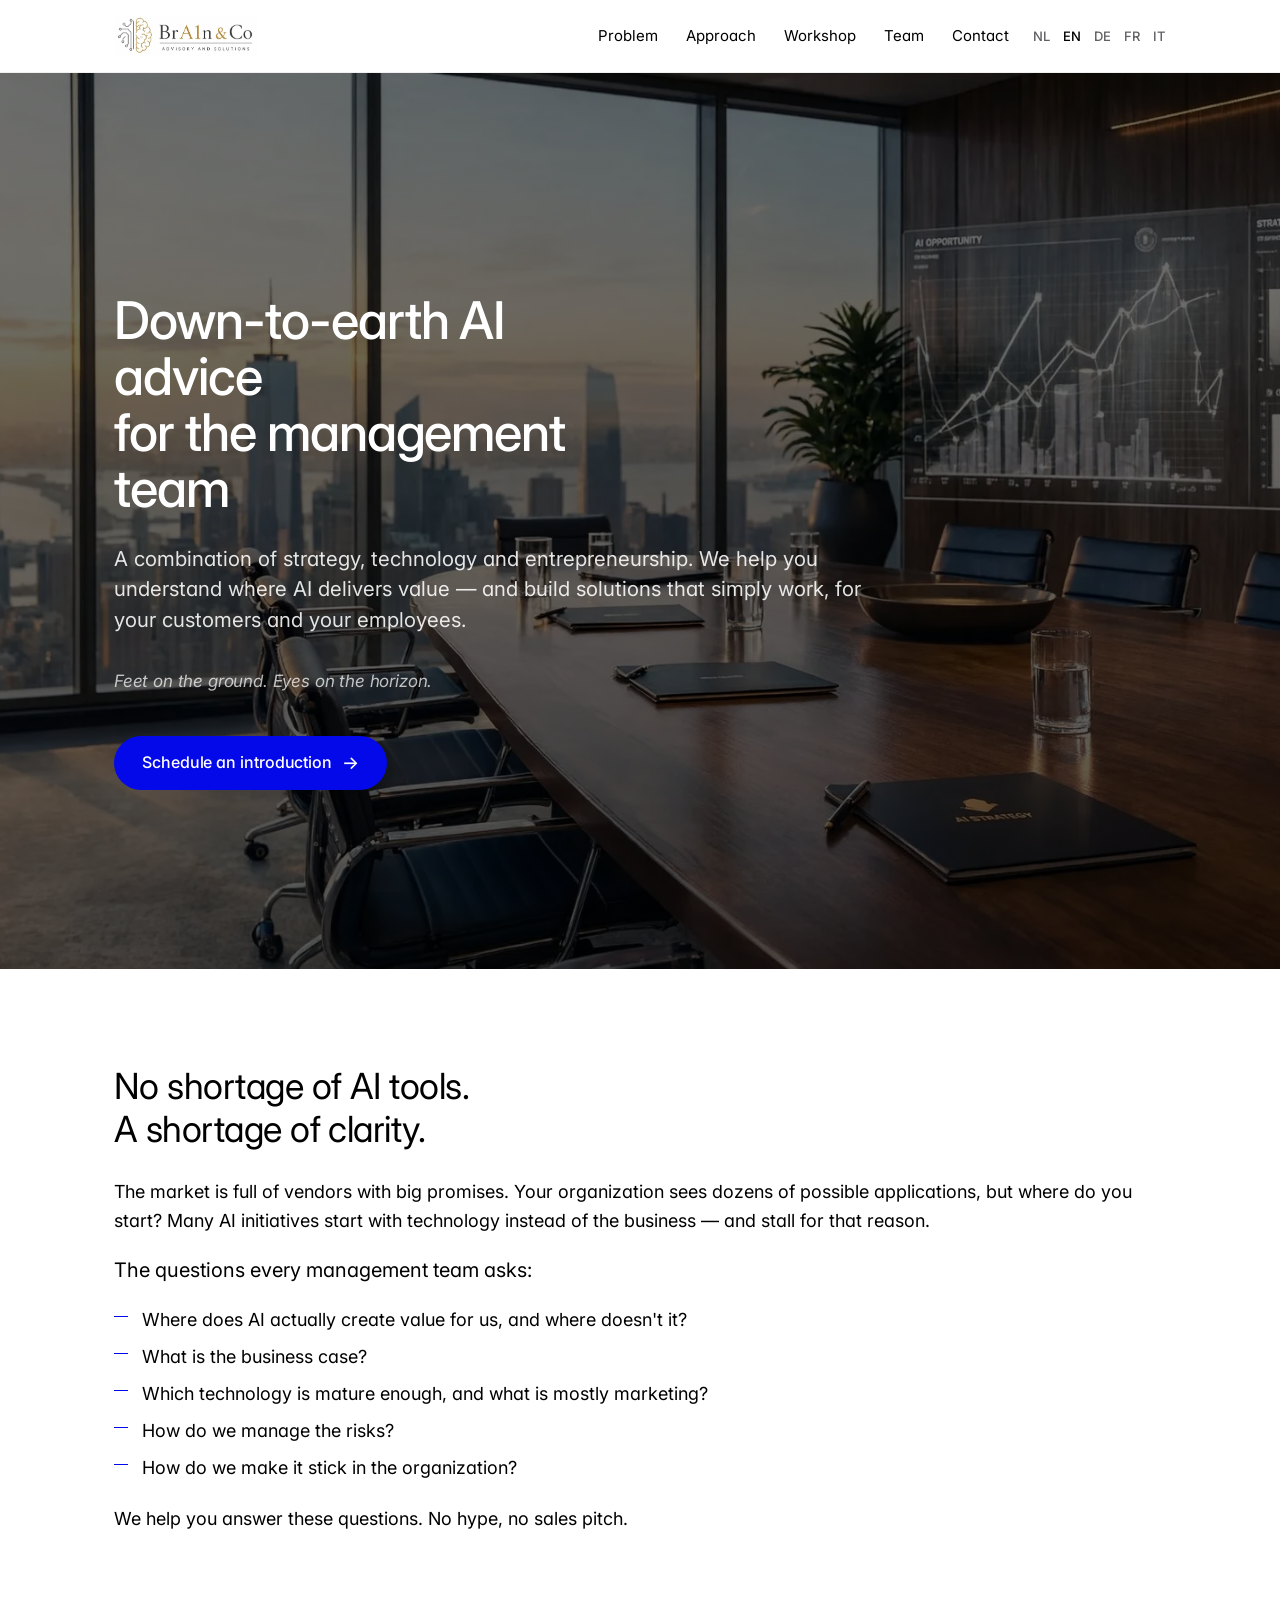
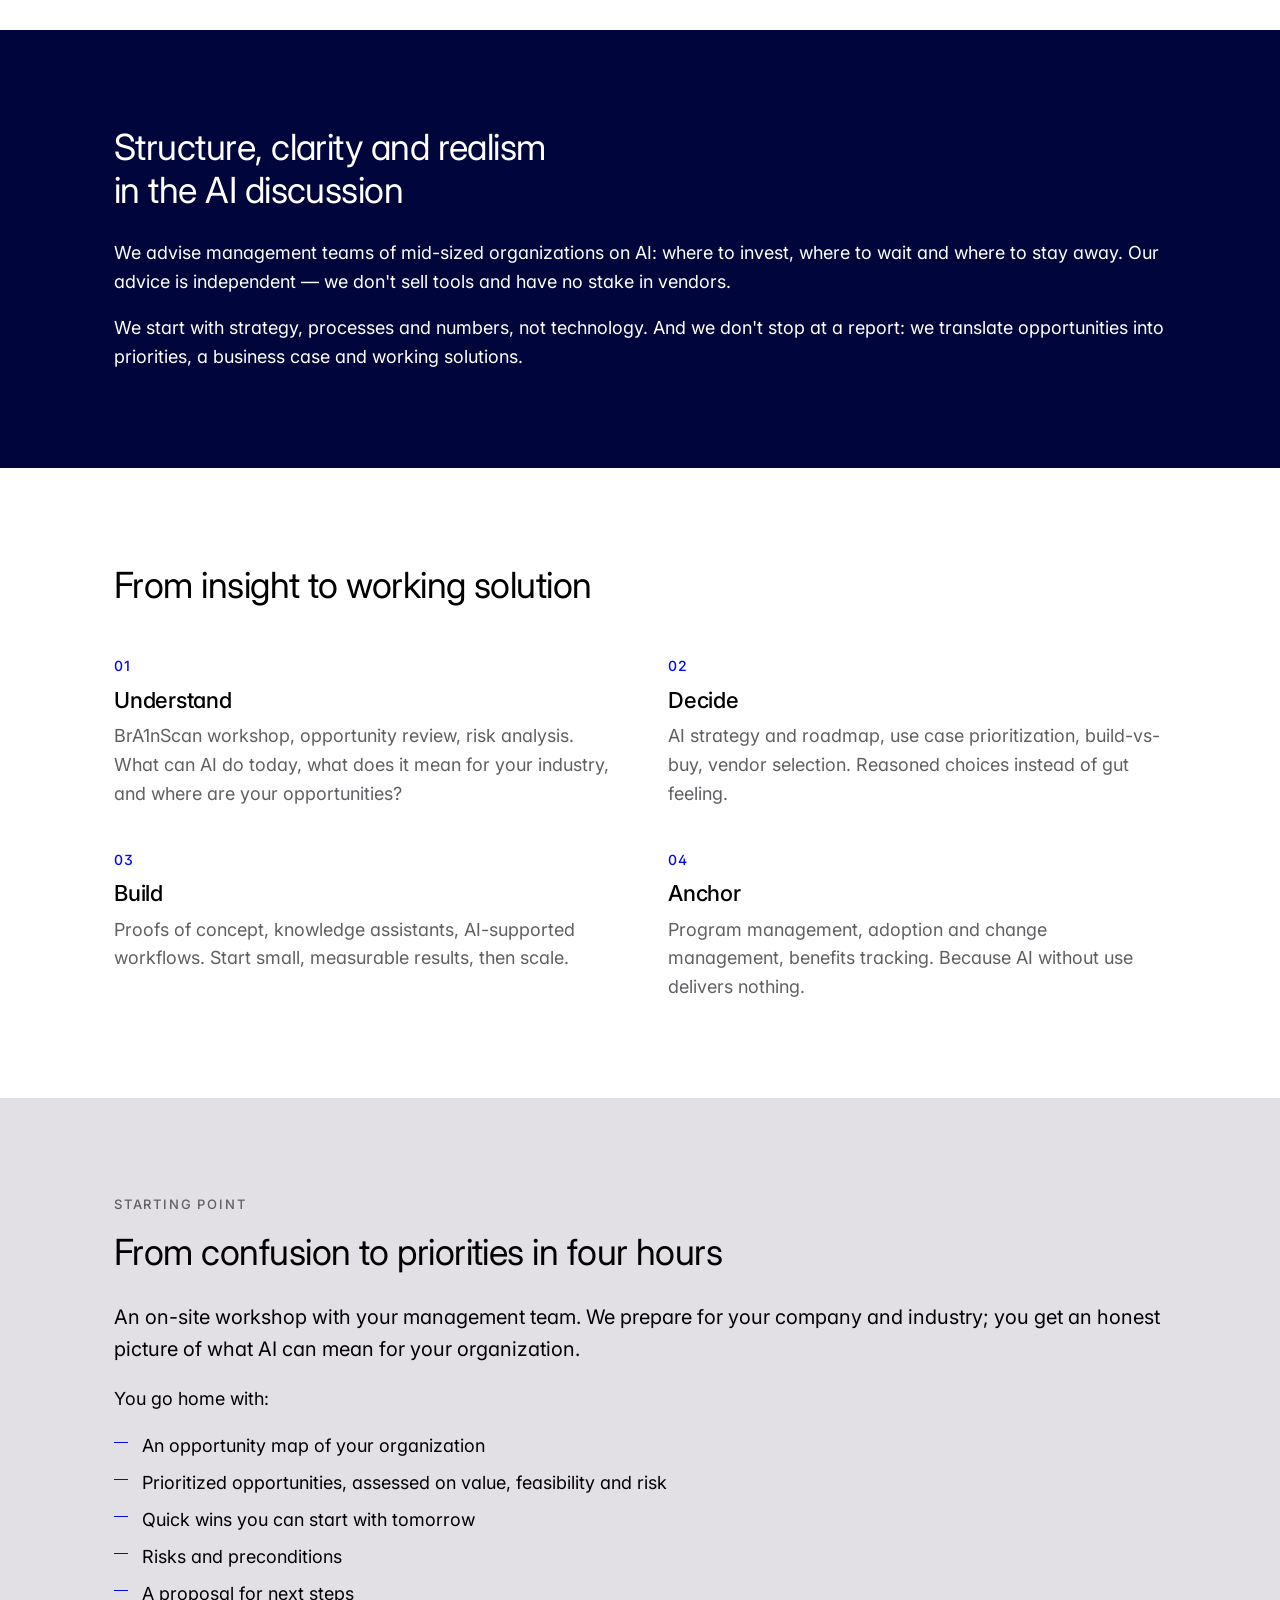
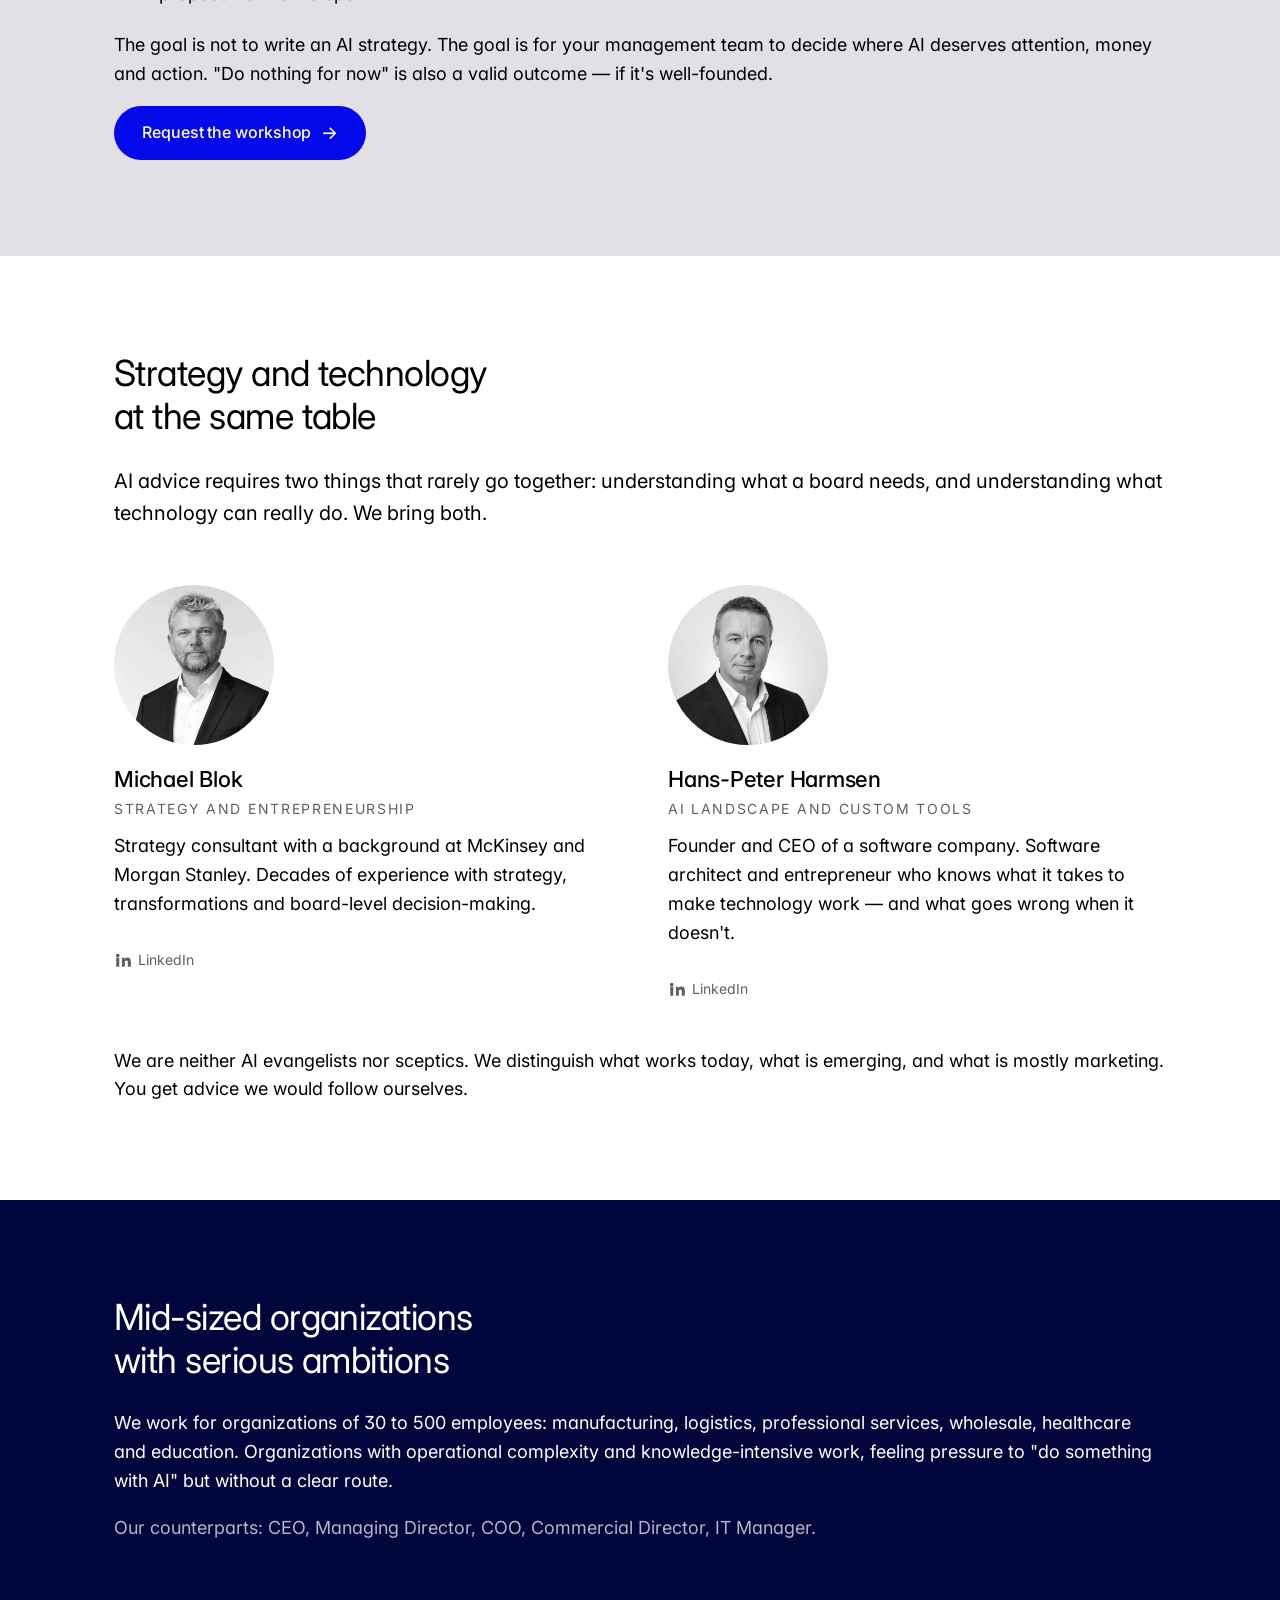
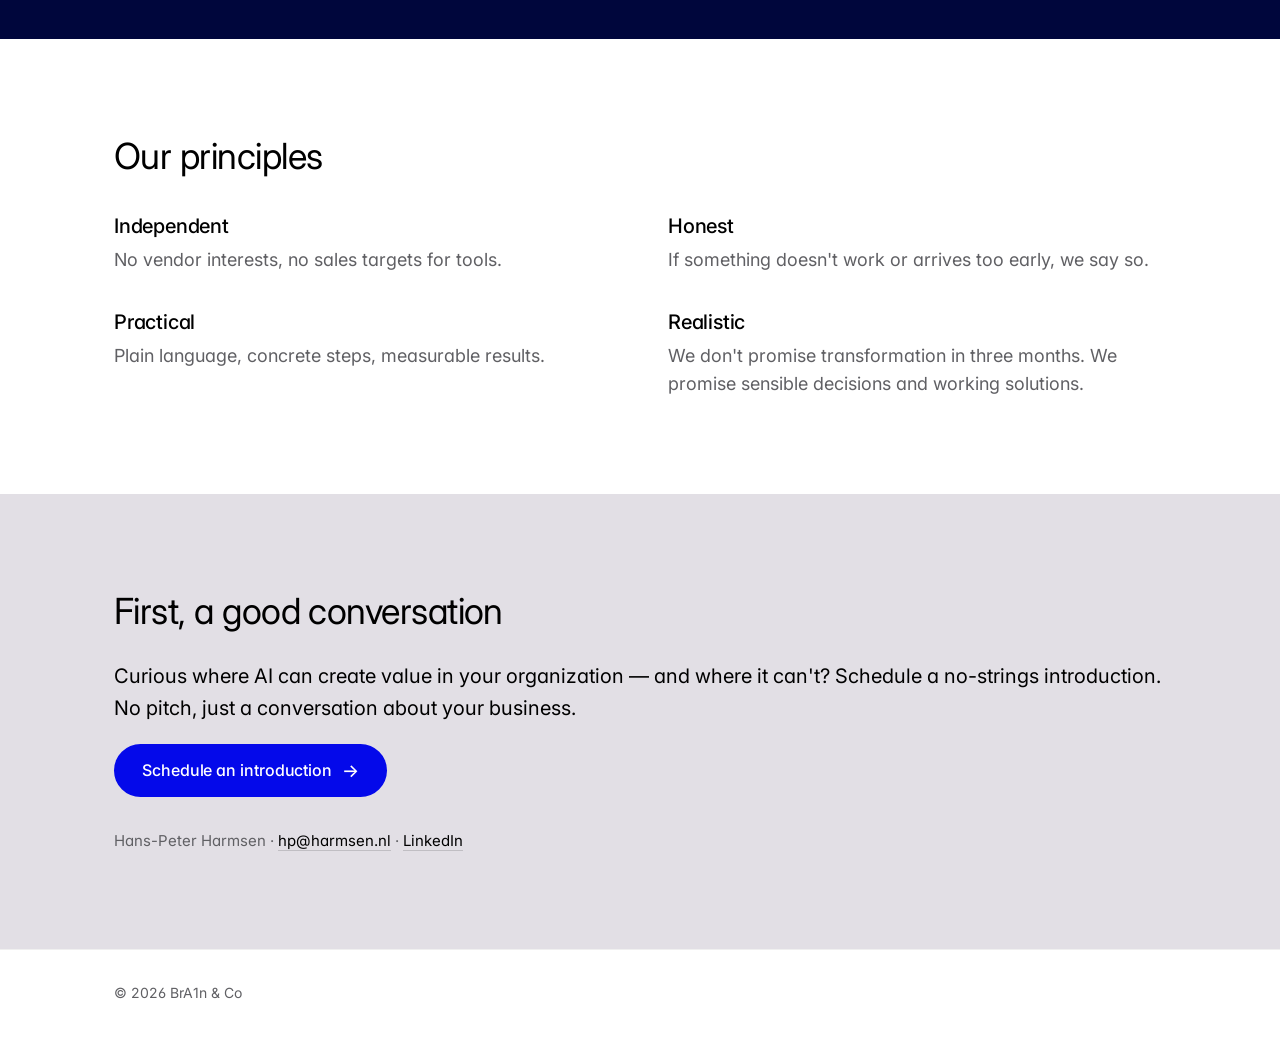
<file: index.html>
<!doctype html>
<html lang="nl">
<head>
<meta charset="utf-8">
<meta name="viewport" content="width=device-width, initial-scale=1">
<script>
// Auto-redirect naar de versie die past bij de browsertaal.
// Sla onbedoelde loops over door sessionStorage te checken.
(function () {
  try {
    if (sessionStorage.getItem('langChosen')) return;
    var supported = ['nl','en','de','fr','it'];
    var langs = navigator.languages || [navigator.language || 'nl'];
    for (var i = 0; i < langs.length; i++) {
      var l = String(langs[i] || '').toLowerCase().split('-')[0];
      if (supported.indexOf(l) === -1) continue;
      if (l === 'nl') return;
      sessionStorage.setItem('langChosen', l);
      var path = location.pathname.replace(/index\.html$/, '');
      if (path.charAt(path.length - 1) !== '/') path += '/';
      location.replace(path + l + '/' + (location.hash || ''));
      return;
    }
  } catch (e) {}
})();
</script>
<title>BrA1n &amp; Co — Nuchter AI-advies voor het managementteam</title>
<meta name="description" content="BrA1n &amp; Co helpt managementteams van middelgrote organisaties rationele AI-beslissingen nemen: onafhankelijk, praktisch en gebaseerd op wat vandaag werkt.">

<meta property="og:title" content="BrA1n &amp; Co — Nuchter AI-advies voor het managementteam">
<meta property="og:description" content="Onafhankelijk AI-advies voor middelgrote organisaties. Voeten in de klei. Ogen op de horizon.">
<meta property="og:type" content="website">
<meta property="og:locale" content="nl_NL">
<meta property="og:locale:alternate" content="en_US">
<meta property="og:locale:alternate" content="de_DE">
<meta property="og:locale:alternate" content="fr_FR">
<meta property="og:locale:alternate" content="it_IT">
<link rel="canonical" href="https://hpharmsen.github.io/bra1n-website/">
<link rel="alternate" hreflang="nl" href="https://hpharmsen.github.io/bra1n-website/">
<link rel="alternate" hreflang="en" href="https://hpharmsen.github.io/bra1n-website/en/">
<link rel="alternate" hreflang="de" href="https://hpharmsen.github.io/bra1n-website/de/">
<link rel="alternate" hreflang="fr" href="https://hpharmsen.github.io/bra1n-website/fr/">
<link rel="alternate" hreflang="it" href="https://hpharmsen.github.io/bra1n-website/it/">
<link rel="alternate" hreflang="x-default" href="https://hpharmsen.github.io/bra1n-website/">

<link rel="preconnect" href="https://fonts.googleapis.com">
<link rel="preconnect" href="https://fonts.gstatic.com" crossorigin>
<link href="https://fonts.googleapis.com/css2?family=Inter:wght@400;500;700&display=swap" rel="stylesheet">

<link rel="stylesheet" href="assets/css/style.css">
<link rel="icon" type="image/svg+xml" href="assets/img/favicon.svg">
</head>
<body>

<header class="nav">
  <div class="nav__inner">
    <a class="nav__brand" href="#top" aria-label="BrA1n &amp; Co — naar boven">
      <picture>
        <source srcset="assets/img/logo.webp" type="image/webp">
        <img src="assets/img/logo.png" alt="BrA1n &amp; Co" height="40" width="143">
      </picture>
    </a>
    <nav class="nav__links" aria-label="Hoofdmenu">
      <a href="#probleem">Probleem</a>
      <a href="#aanpak">Aanpak</a>
      <a href="#workshop">Workshop</a>
      <a href="#team">Team</a>
      <a href="#contact">Contact</a>
    </nav>
    <div class="nav__lang" aria-label="Taal">
      <span aria-current="true">NL</span>
      <a href="en/">EN</a>
      <a href="de/">DE</a>
      <a href="fr/">FR</a>
      <a href="it/">IT</a>
    </div>
  </div>
</header>

<main id="top">

  <!-- 1. Hero -->
  <section class="hero">
    <picture class="hero__bg">
      <source srcset="assets/img/hero.webp" type="image/webp">
      <img src="assets/img/hero.jpg" alt="Boardroom met uitzicht over de stad en AI-dashboards aan de muur" fetchpriority="high">
    </picture>
    <div class="container">
      <h1 class="hero__title">Nuchter AI-advies<br>voor het managementteam</h1>
      <p class="hero__lede">Een combinatie van strategie, technologie en ondernemerschap. We helpen u te begrijpen waar AI waarde oplevert — en bouwen oplossingen die gewoon werken, voor uw klanten én medewerkers.</p>
      <p class="hero__slogan"><em>Voeten in de klei. Ogen op de horizon.</em></p>
      <a class="btn btn--primary" href="mailto:hp@harmsen.nl?subject=Kennismaking%20via%20BrA1n%20%26%20Co%20website">Plan een kennismaking</a>
    </div>
  </section>

  <!-- 2. Het probleem -->
  <section id="probleem" class="section">
    <div class="container">
      <h2>Geen tekort aan AI-tools.<br>Wel een tekort aan helderheid.</h2>
      <p>De markt staat vol leveranciers met grote beloftes. Uw organisatie ziet tientallen mogelijke toepassingen, maar waar begint u? Veel AI-initiatieven starten bij de technologie in plaats van bij het bedrijf — en stranden daarom.</p>
      <p class="lead">De vragen die elk managementteam zich stelt:</p>
      <ul class="check-list">
        <li>Waar levert AI bij ons echt waarde op, en waar niet?</li>
        <li>Wat is de business case?</li>
        <li>Welke technologie is volwassen genoeg, en wat is vooral marketing?</li>
        <li>Hoe beheersen we de risico's?</li>
        <li>Hoe zorgen we dat het blijft hangen in de organisatie?</li>
      </ul>
      <p>Wij helpen u deze vragen beantwoorden. Zonder hype, zonder verkooppraatje.</p>
    </div>
  </section>

  <!-- 3. Wat wij doen -->
  <section class="section section--dark">
    <div class="container">
      <h2>Structuur, helderheid en realisme<br>in de AI-discussie</h2>
      <p>Wij adviseren managementteams van middelgrote organisaties over AI: waar te investeren, waar te wachten en waar vanaf te blijven. Ons advies is onafhankelijk — wij verkopen geen tools en hebben geen belang bij leveranciers.</p>
      <p>We beginnen bij strategie, processen en cijfers, niet bij technologie. En we stoppen niet bij een rapport: we vertalen kansen naar prioriteiten, een business case en werkende oplossingen.</p>
    </div>
  </section>

  <!-- 4. Hoe wij werken -->
  <section id="aanpak" class="section">
    <div class="container">
      <h2>Van inzicht naar werkende oplossing</h2>
      <div class="phases">
        <div class="phase">
          <div class="phase__num">01</div>
          <h3>Begrijpen</h3>
          <p>BrA1nScan workshop, opportunity review, risicoanalyse. Wat kan AI vandaag, wat betekent dat voor uw branche, en waar zitten uw kansen?</p>
        </div>
        <div class="phase">
          <div class="phase__num">02</div>
          <h3>Beslissen</h3>
          <p>AI-strategie en roadmap, prioritering van use cases, build-vs-buy, leverancierskeuze. Onderbouwde keuzes in plaats van onderbuikgevoel.</p>
        </div>
        <div class="phase">
          <div class="phase__num">03</div>
          <h3>Bouwen</h3>
          <p>Proofs of concept, kennisassistenten, AI-ondersteunde workflows. Klein beginnen, meetbaar resultaat, dan pas opschalen.</p>
        </div>
        <div class="phase">
          <div class="phase__num">04</div>
          <h3>Verankeren</h3>
          <p>Programmamanagement, adoptie en verandermanagement, benefits tracking. Want AI zonder gebruik levert niets op.</p>
        </div>
      </div>
    </div>
  </section>

  <!-- 5. Workshop -->
  <section id="workshop" class="section section--soft">
    <div class="container">
      <p class="eyebrow">Startpunt</p>
      <h2>In vier uur van verwarring naar prioriteiten</h2>
      <p class="lead">Een workshop op locatie met uw managementteam. Wij bereiden ons voor op uw bedrijf en branche; u krijgt een eerlijk beeld van wat AI voor uw organisatie kan betekenen.</p>
      <p>U gaat naar huis met:</p>
      <ul class="check-list">
        <li>Een opportunity map van uw organisatie</li>
        <li>Geprioriteerde kansen, beoordeeld op waarde, haalbaarheid en risico</li>
        <li>Quick wins waar u morgen mee kunt starten</li>
        <li>Risico's en randvoorwaarden</li>
        <li>Een voorstel voor vervolgstappen</li>
      </ul>
      <p>Het doel is niet een AI-strategie schrijven. Het doel is dat uw managementteam kan beslissen waar AI aandacht, geld en actie verdient. Ook "voorlopig niets doen" is een geldige uitkomst — als die onderbouwd is.</p>
      <a class="btn btn--primary" href="mailto:hp@harmsen.nl?subject=AI%20Reality%20Check%20Workshop%20aanvraag">Vraag de workshop aan</a>
    </div>
  </section>

  <!-- 6. Waarom wij -->
  <section id="team" class="section">
    <div class="container">
      <h2>Strategie én techniek<br>aan dezelfde tafel</h2>
      <p class="lead">AI-advies vraagt twee dingen die zelden samengaan: begrijpen wat een directie nodig heeft, en begrijpen wat technologie echt kan. Wij brengen beide mee.</p>

      <div class="team">
        <article class="person person--bw">
          <picture>
            <source srcset="assets/img/michael.webp" type="image/webp">
            <img src="assets/img/michael.jpg" alt="Portret van Michael Blok" loading="lazy" width="600" height="600">
          </picture>
          <h3>Michael Blok</h3>
          <p class="person__role">Strategie en ondernemerschap</p>
          <p>Strategieconsultant met achtergrond bij McKinsey en Morgan Stanley. Decennia ervaring met strategie, transformaties en besluitvorming op directieniveau.</p>
          <a class="linkedin" href="https://www.linkedin.com/in/michael-b-5817b/" aria-label="LinkedIn van Michael Blok" rel="noopener">
            <svg viewBox="0 0 24 24" width="20" height="20" aria-hidden="true"><path fill="currentColor" d="M4.98 3.5a2.5 2.5 0 1 1 0 5 2.5 2.5 0 0 1 0-5zM3 9h4v12H3V9zm7 0h3.8v1.7h.06c.53-1 1.84-2.05 3.79-2.05 4.05 0 4.8 2.66 4.8 6.13V21h-4v-5.46c0-1.3-.02-2.97-1.81-2.97-1.82 0-2.1 1.42-2.1 2.88V21h-4V9z"/></svg>
            LinkedIn
          </a>
        </article>

        <article class="person">
          <picture>
            <source srcset="assets/img/hp.webp" type="image/webp">
            <img src="assets/img/hp.jpg" alt="Portret van Hans-Peter Harmsen" loading="lazy" width="600" height="600">
          </picture>
          <h3>Hans-Peter Harmsen</h3>
          <p class="person__role">AI-landschap en tools op maat</p>
          <p>Oprichter en CEO van een softwarebedrijf. Software-architect en ondernemer die weet wat er nodig is om technologie werkend te krijgen — en wat er misgaat als dat niet lukt.</p>
          <a class="linkedin" href="https://www.linkedin.com/in/hpharmsen" aria-label="LinkedIn van Hans-Peter Harmsen" rel="noopener">
            <svg viewBox="0 0 24 24" width="20" height="20" aria-hidden="true"><path fill="currentColor" d="M4.98 3.5a2.5 2.5 0 1 1 0 5 2.5 2.5 0 0 1 0-5zM3 9h4v12H3V9zm7 0h3.8v1.7h.06c.53-1 1.84-2.05 3.79-2.05 4.05 0 4.8 2.66 4.8 6.13V21h-4v-5.46c0-1.3-.02-2.97-1.81-2.97-1.82 0-2.1 1.42-2.1 2.88V21h-4V9z"/></svg>
            LinkedIn
          </a>
        </article>
      </div>

      <p>Wij zijn geen AI-evangelisten en geen sceptici. We onderscheiden wat vandaag werkt, wat eraan komt en wat vooral marketing is. U krijgt advies dat we zelf zouden opvolgen.</p>
    </div>
  </section>

  <!-- 7. Voor wie -->
  <section class="section section--dark">
    <div class="container">
      <h2>Middelgrote organisaties<br>met serieuze ambities</h2>
      <p>Wij werken voor organisaties van 30 tot 500 medewerkers: maakindustrie, logistiek, zakelijke dienstverlening, groothandel, zorg en onderwijs. Organisaties met operationele complexiteit en kennisintensief werk, die druk voelen om "iets met AI" te doen maar geen heldere route hebben.</p>
      <p class="muted">Onze gesprekspartners: CEO, directeur, COO, commercieel directeur, IT-verantwoordelijke.</p>
    </div>
  </section>

  <!-- 8. Principes -->
  <section class="section">
    <div class="container">
      <h2>Onze principes</h2>
      <dl class="principles">
        <div>
          <dt>Onafhankelijk</dt>
          <dd>Geen leveranciersbelangen, geen verkoopdoelen voor tools.</dd>
        </div>
        <div>
          <dt>Eerlijk</dt>
          <dd>Als iets niet werkt of te vroeg komt, zeggen we dat.</dd>
        </div>
        <div>
          <dt>Praktisch</dt>
          <dd>Begrijpelijke taal, concrete stappen, meetbaar resultaat.</dd>
        </div>
        <div>
          <dt>Realistisch</dt>
          <dd>We beloven geen transformatie in drie maanden. Wel verstandige beslissingen en werkende oplossingen.</dd>
        </div>
      </dl>
    </div>
  </section>

  <!-- 9. Contact -->
  <section id="contact" class="section section--soft">
    <div class="container">
      <h2>Eerst een goed gesprek</h2>
      <p class="lead">Benieuwd waar AI in uw organisatie waarde kan opleveren — en waar niet? Plan een vrijblijvende kennismaking. Geen pitch, gewoon een gesprek over uw bedrijf.</p>
      <a class="btn btn--primary" href="mailto:hp@harmsen.nl?subject=Kennismaking%20via%20BrA1n%20%26%20Co%20website">Plan een kennismaking</a>
      <p class="contact-line">
        Hans-Peter Harmsen
        · <a href="mailto:hp@harmsen.nl">hp@harmsen.nl</a>
        · <a href="https://www.linkedin.com/in/hpharmsen" rel="noopener">LinkedIn</a>
      </p>
    </div>
  </section>

</main>

<footer class="footer">
  <div class="container">
    <span>&copy; <span id="year">2026</span> BrA1n &amp; Co</span>
  </div>
</footer>

<script src="assets/js/main.js" defer></script>
</body>
</html>
</file>
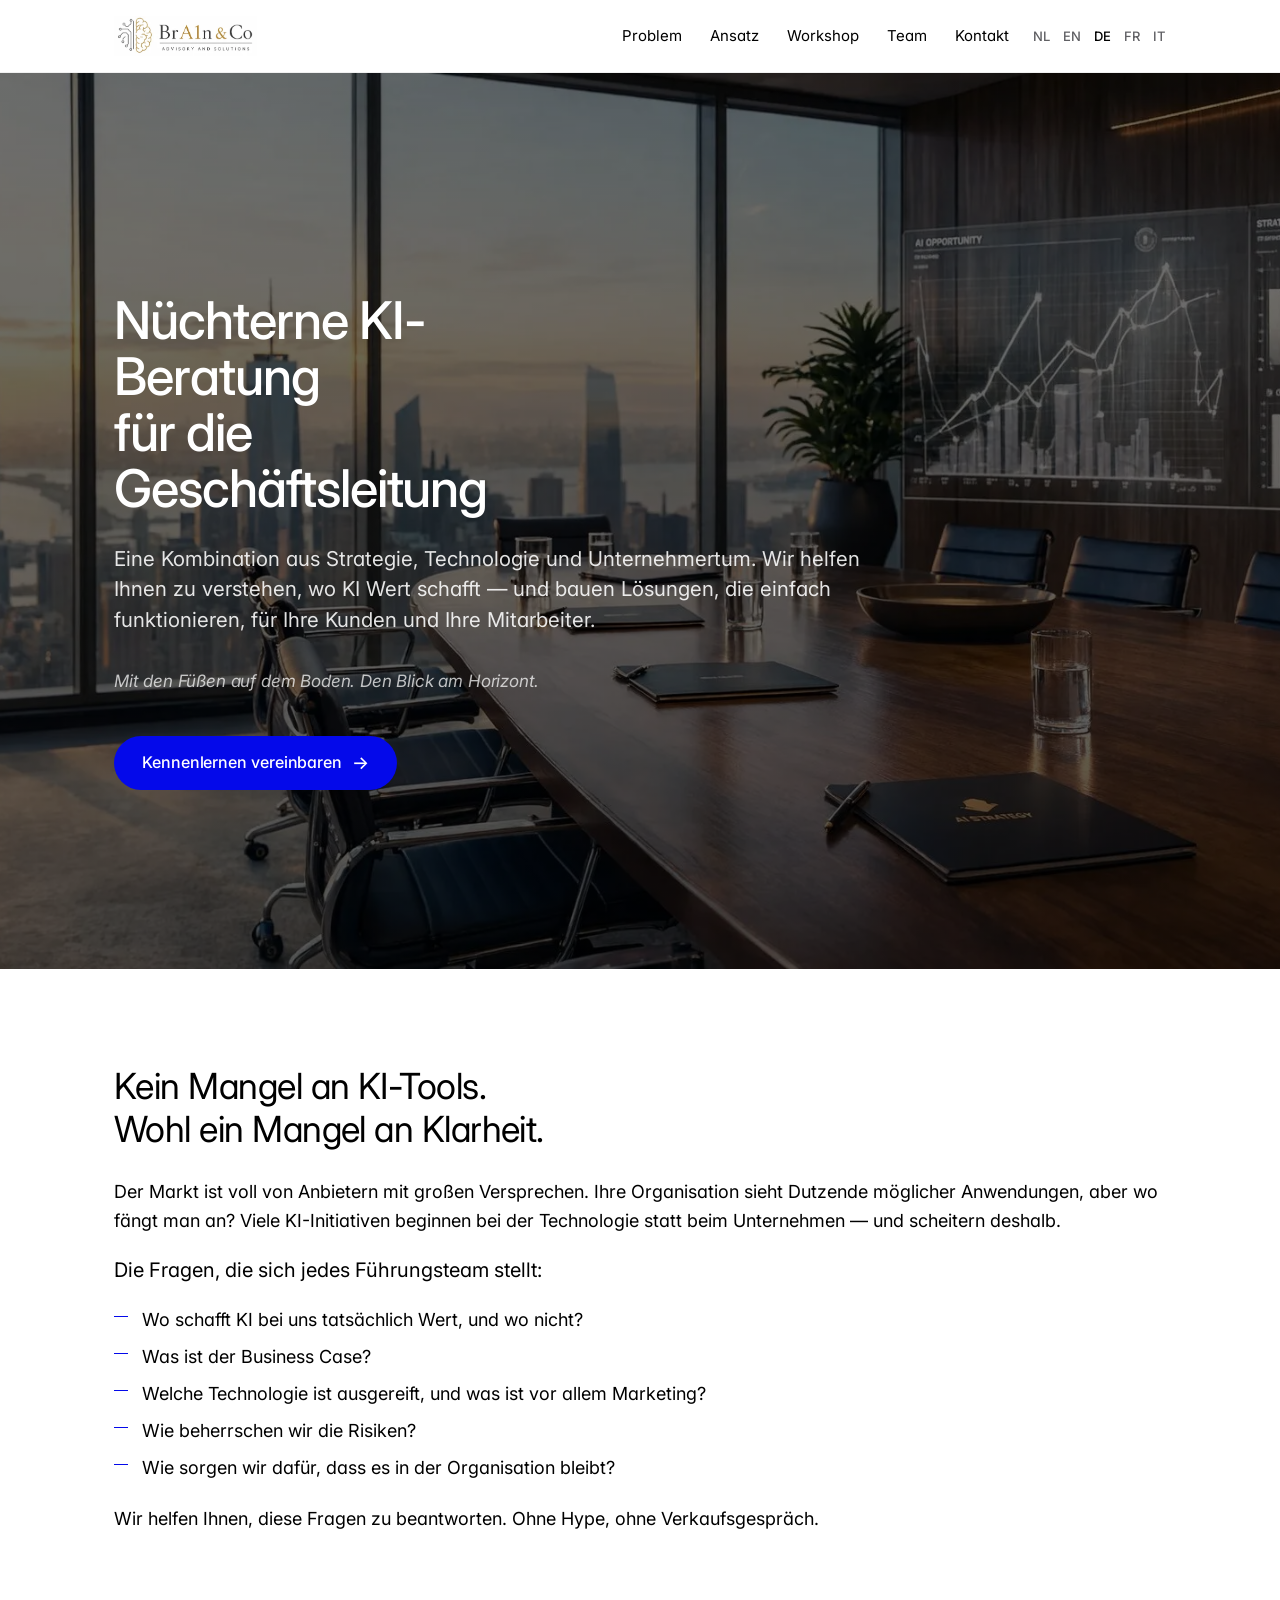
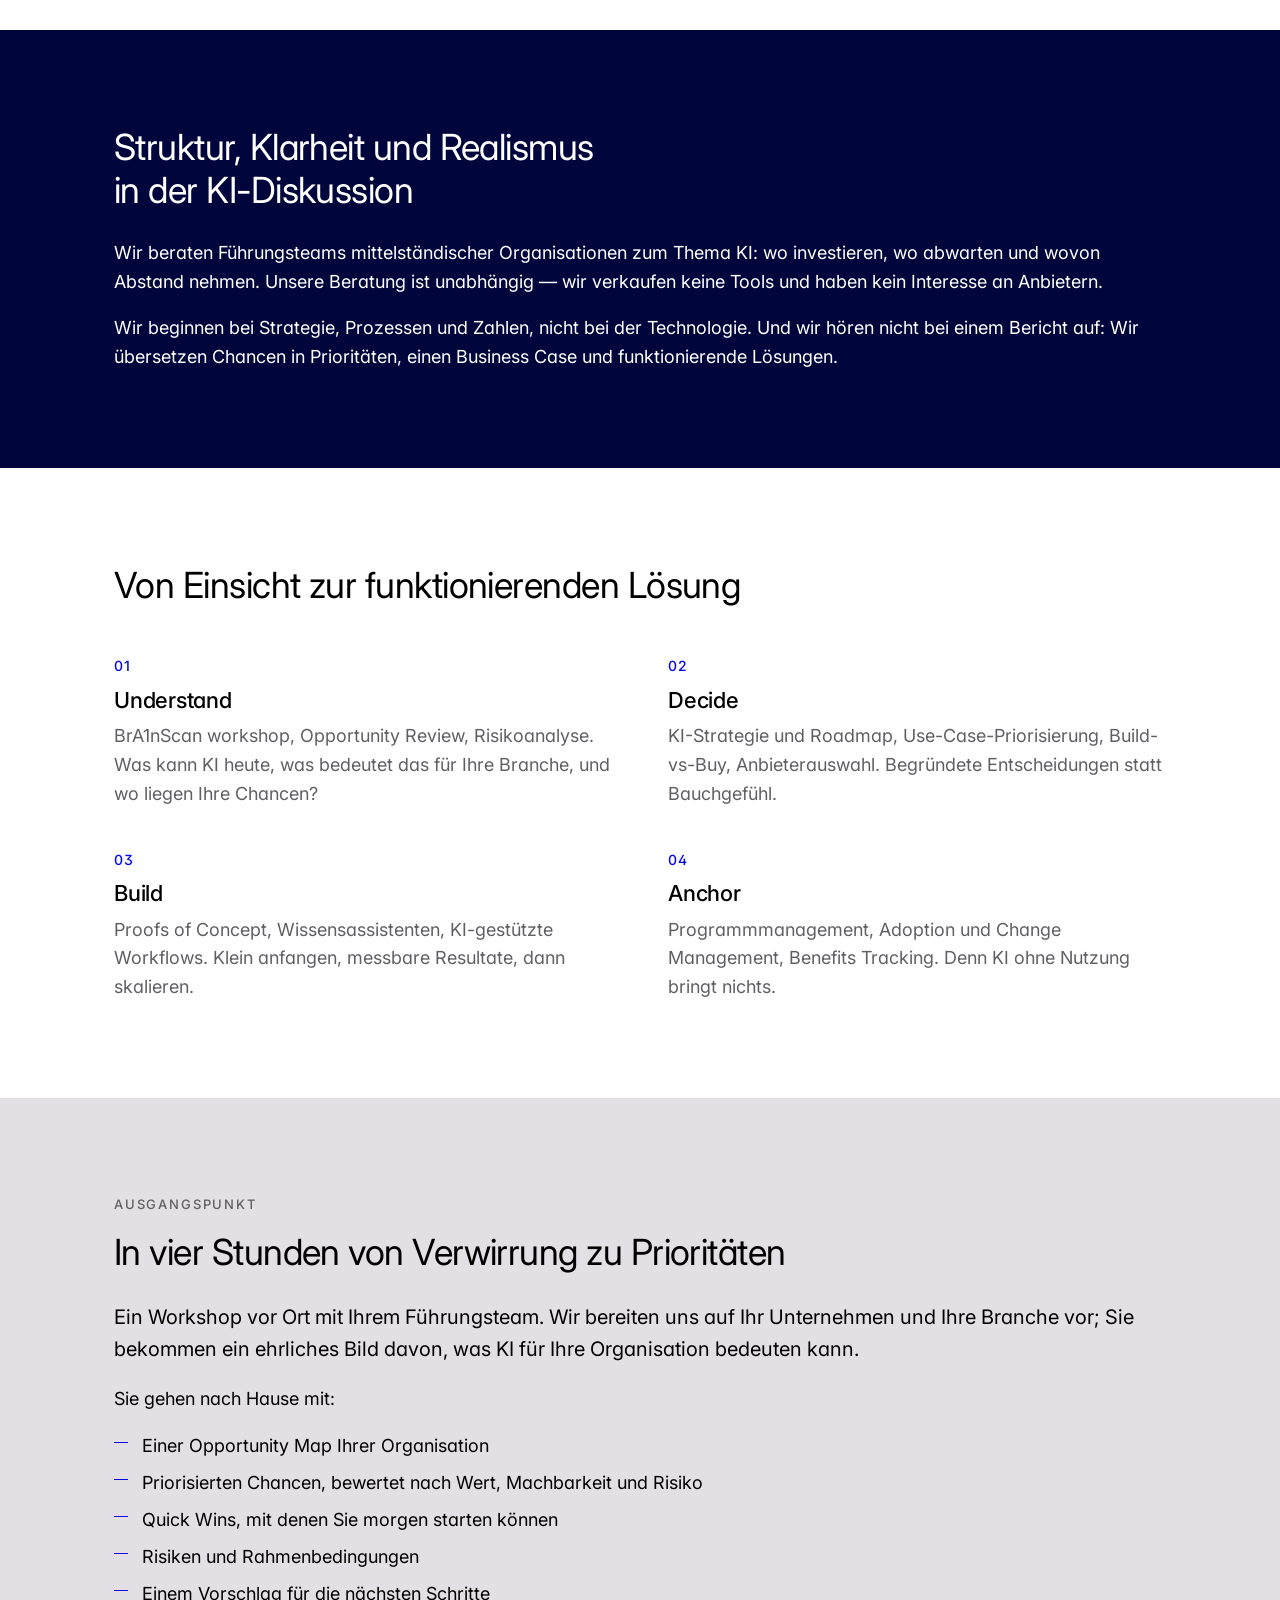
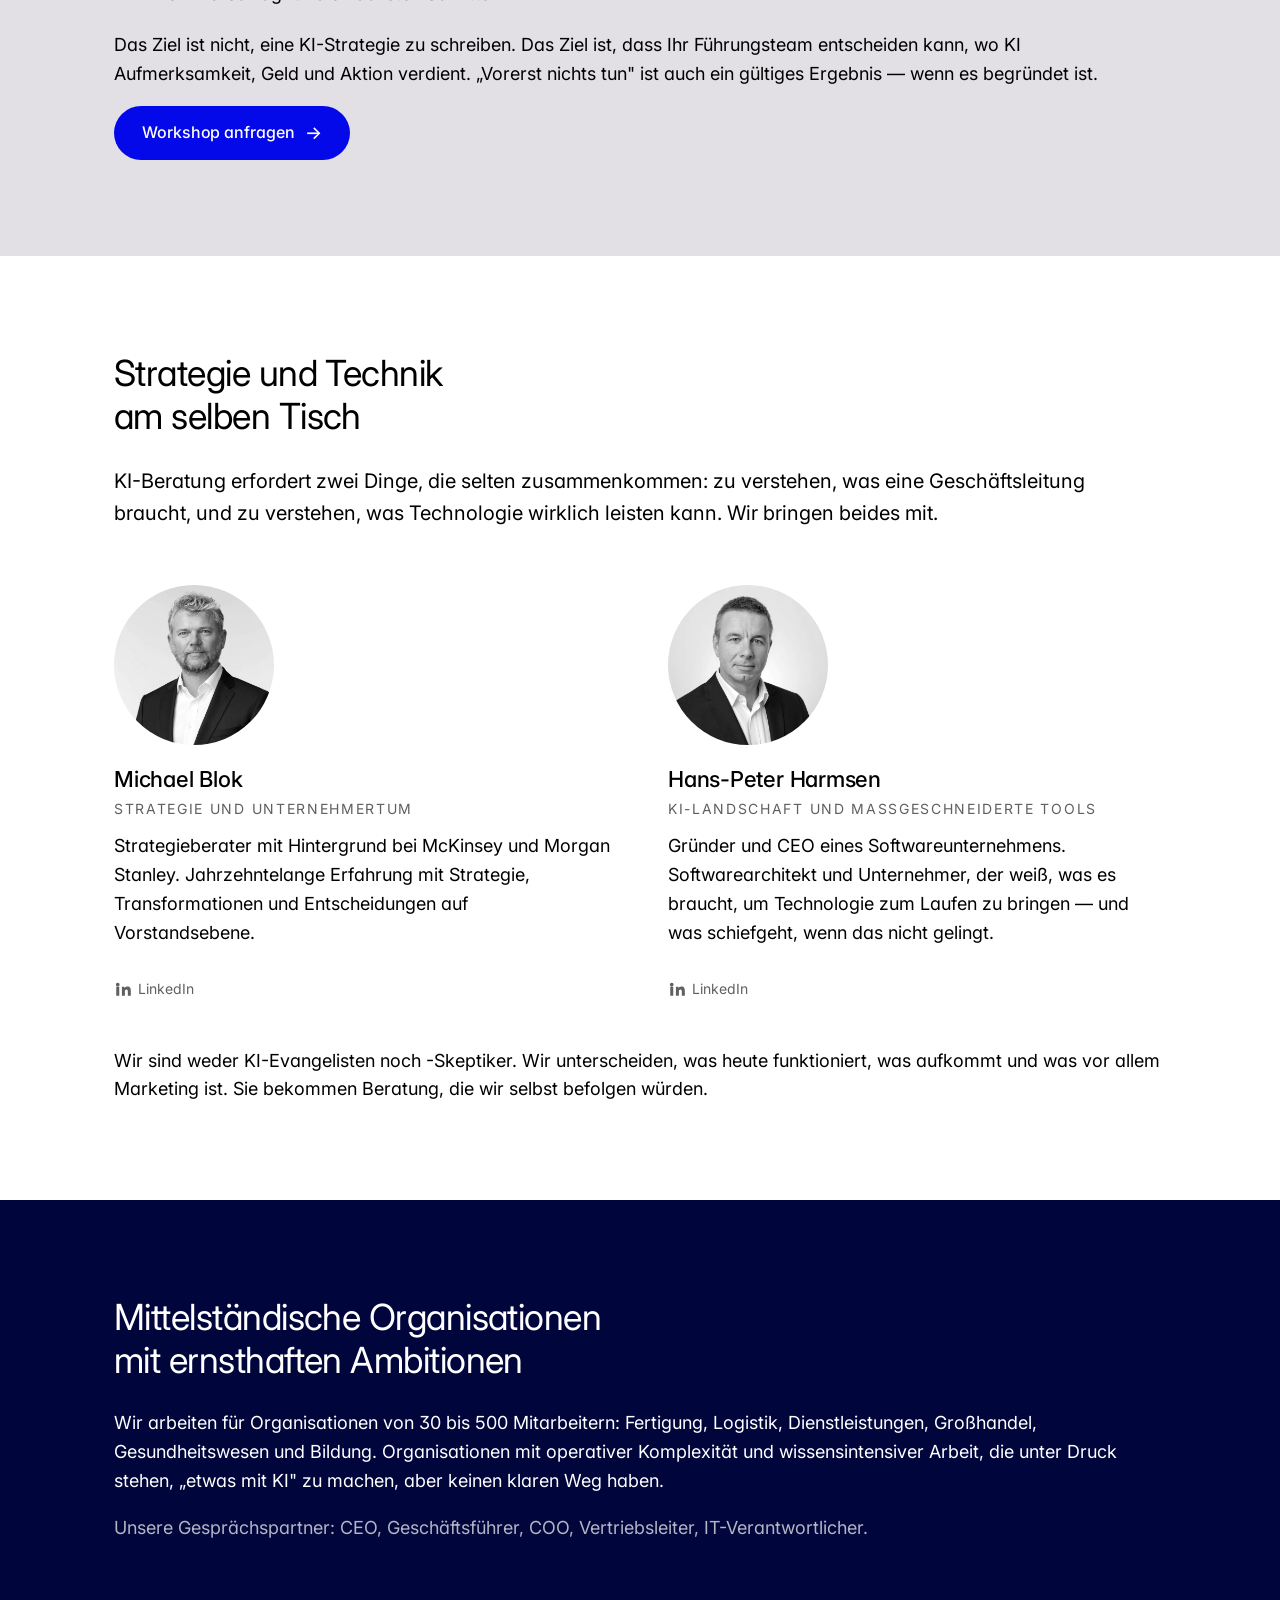
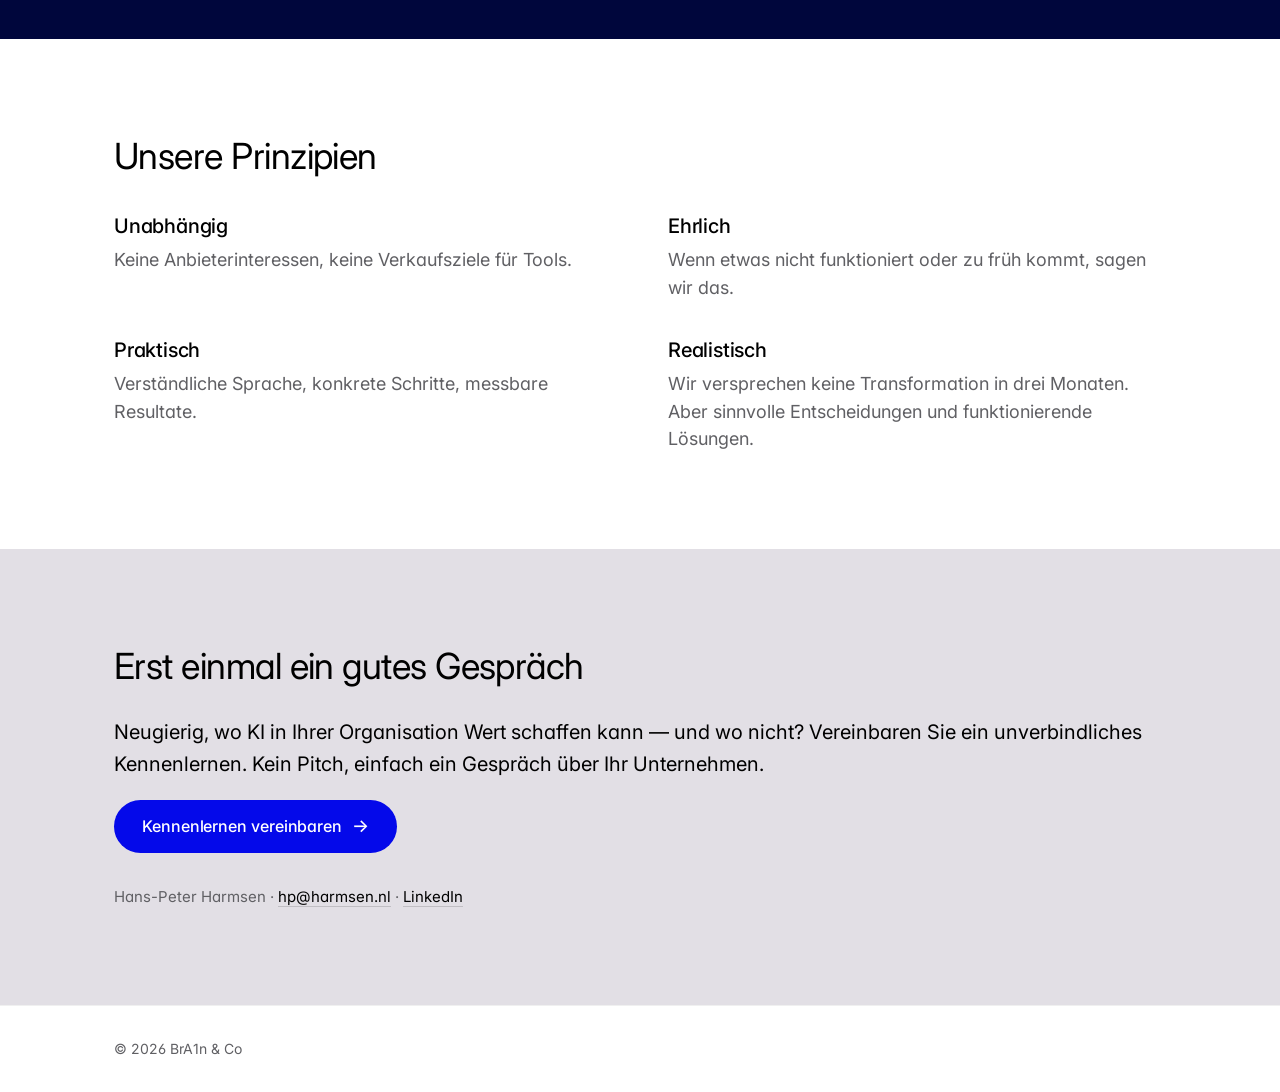
<file: de/index.html>
<!doctype html>
<html lang="de">
<head>
<meta charset="utf-8">
<meta name="viewport" content="width=device-width, initial-scale=1">
<title>BrA1n &amp; Co — Nüchterne KI-Beratung für die Geschäftsleitung</title>
<meta name="description" content="BrA1n &amp; Co hilft Führungsteams mittelständischer Organisationen, rationale KI-Entscheidungen zu treffen: unabhängig, praxisnah und auf dem aufbauend, was heute funktioniert.">

<meta property="og:title" content="BrA1n &amp; Co — Nüchterne KI-Beratung für die Geschäftsleitung">
<meta property="og:description" content="Unabhängige KI-Beratung für mittelständische Organisationen. Mit den Füßen auf dem Boden. Den Blick am Horizont.">
<meta property="og:type" content="website">
<meta property="og:locale" content="de_DE">
<meta property="og:locale:alternate" content="nl_NL">
<meta property="og:locale:alternate" content="en_US">
<meta property="og:locale:alternate" content="fr_FR">
<meta property="og:locale:alternate" content="it_IT">
<link rel="canonical" href="https://hpharmsen.github.io/bra1n-website/de/">
<link rel="alternate" hreflang="nl" href="https://hpharmsen.github.io/bra1n-website/">
<link rel="alternate" hreflang="en" href="https://hpharmsen.github.io/bra1n-website/en/">
<link rel="alternate" hreflang="de" href="https://hpharmsen.github.io/bra1n-website/de/">
<link rel="alternate" hreflang="fr" href="https://hpharmsen.github.io/bra1n-website/fr/">
<link rel="alternate" hreflang="it" href="https://hpharmsen.github.io/bra1n-website/it/">
<link rel="alternate" hreflang="x-default" href="https://hpharmsen.github.io/bra1n-website/">

<link rel="preconnect" href="https://fonts.googleapis.com">
<link rel="preconnect" href="https://fonts.gstatic.com" crossorigin>
<link href="https://fonts.googleapis.com/css2?family=Inter:wght@400;500;700&display=swap" rel="stylesheet">

<link rel="stylesheet" href="../assets/css/style.css">
<link rel="icon" type="image/svg+xml" href="../assets/img/favicon.svg">
</head>
<body>

<header class="nav">
  <div class="nav__inner">
    <a class="nav__brand" href="#top" aria-label="BrA1n &amp; Co — nach oben">
      <picture>
        <source srcset="../assets/img/logo.webp" type="image/webp">
        <img src="../assets/img/logo.png" alt="BrA1n &amp; Co" height="40" width="143">
      </picture>
    </a>
    <nav class="nav__links" aria-label="Hauptmenü">
      <a href="#problem">Problem</a>
      <a href="#ansatz">Ansatz</a>
      <a href="#workshop">Workshop</a>
      <a href="#team">Team</a>
      <a href="#kontakt">Kontakt</a>
    </nav>
    <div class="nav__lang" aria-label="Sprache">
      <a href="../">NL</a>
      <a href="../en/">EN</a>
      <span aria-current="true">DE</span>
      <a href="../fr/">FR</a>
      <a href="../it/">IT</a>
    </div>
  </div>
</header>

<main id="top">

  <section class="hero">
    <picture class="hero__bg">
      <source srcset="../assets/img/hero.webp" type="image/webp">
      <img src="../assets/img/hero.jpg" alt="Boardroom mit Blick über die Stadt und KI-Dashboards an der Wand" fetchpriority="high">
    </picture>
    <div class="container">
      <h1 class="hero__title">Nüchterne KI-Beratung<br>für die Geschäftsleitung</h1>
      <p class="hero__lede">Eine Kombination aus Strategie, Technologie und Unternehmertum. Wir helfen Ihnen zu verstehen, wo KI Wert schafft — und bauen Lösungen, die einfach funktionieren, für Ihre Kunden und Ihre Mitarbeiter.</p>
      <p class="hero__slogan"><em>Mit den Füßen auf dem Boden. Den Blick am Horizont.</em></p>
      <a class="btn btn--primary" href="mailto:hp@harmsen.nl?subject=Kennenlernen%20%C3%BCber%20BrA1n%20%26%20Co%20Website">Kennenlernen vereinbaren</a>
    </div>
  </section>

  <section id="problem" class="section">
    <div class="container">
      <h2>Kein Mangel an KI-Tools.<br>Wohl ein Mangel an Klarheit.</h2>
      <p>Der Markt ist voll von Anbietern mit großen Versprechen. Ihre Organisation sieht Dutzende möglicher Anwendungen, aber wo fängt man an? Viele KI-Initiativen beginnen bei der Technologie statt beim Unternehmen — und scheitern deshalb.</p>
      <p class="lead">Die Fragen, die sich jedes Führungsteam stellt:</p>
      <ul class="check-list">
        <li>Wo schafft KI bei uns tatsächlich Wert, und wo nicht?</li>
        <li>Was ist der Business Case?</li>
        <li>Welche Technologie ist ausgereift, und was ist vor allem Marketing?</li>
        <li>Wie beherrschen wir die Risiken?</li>
        <li>Wie sorgen wir dafür, dass es in der Organisation bleibt?</li>
      </ul>
      <p>Wir helfen Ihnen, diese Fragen zu beantworten. Ohne Hype, ohne Verkaufsgespräch.</p>
    </div>
  </section>

  <section class="section section--dark">
    <div class="container">
      <h2>Struktur, Klarheit und Realismus<br>in der KI-Diskussion</h2>
      <p>Wir beraten Führungsteams mittelständischer Organisationen zum Thema KI: wo investieren, wo abwarten und wovon Abstand nehmen. Unsere Beratung ist unabhängig — wir verkaufen keine Tools und haben kein Interesse an Anbietern.</p>
      <p>Wir beginnen bei Strategie, Prozessen und Zahlen, nicht bei der Technologie. Und wir hören nicht bei einem Bericht auf: Wir übersetzen Chancen in Prioritäten, einen Business Case und funktionierende Lösungen.</p>
    </div>
  </section>

  <section id="ansatz" class="section">
    <div class="container">
      <h2>Von Einsicht zur funktionierenden Lösung</h2>
      <div class="phases">
        <div class="phase">
          <div class="phase__num">01</div>
          <h3>Understand</h3>
          <p>BrA1nScan workshop, Opportunity Review, Risikoanalyse. Was kann KI heute, was bedeutet das für Ihre Branche, und wo liegen Ihre Chancen?</p>
        </div>
        <div class="phase">
          <div class="phase__num">02</div>
          <h3>Decide</h3>
          <p>KI-Strategie und Roadmap, Use-Case-Priorisierung, Build-vs-Buy, Anbieterauswahl. Begründete Entscheidungen statt Bauchgefühl.</p>
        </div>
        <div class="phase">
          <div class="phase__num">03</div>
          <h3>Build</h3>
          <p>Proofs of Concept, Wissensassistenten, KI-gestützte Workflows. Klein anfangen, messbare Resultate, dann skalieren.</p>
        </div>
        <div class="phase">
          <div class="phase__num">04</div>
          <h3>Anchor</h3>
          <p>Programmmanagement, Adoption und Change Management, Benefits Tracking. Denn KI ohne Nutzung bringt nichts.</p>
        </div>
      </div>
    </div>
  </section>

  <section id="workshop" class="section section--soft">
    <div class="container">
      <p class="eyebrow">Ausgangspunkt</p>
      <h2>In vier Stunden von Verwirrung zu Prioritäten</h2>
      <p class="lead">Ein Workshop vor Ort mit Ihrem Führungsteam. Wir bereiten uns auf Ihr Unternehmen und Ihre Branche vor; Sie bekommen ein ehrliches Bild davon, was KI für Ihre Organisation bedeuten kann.</p>
      <p>Sie gehen nach Hause mit:</p>
      <ul class="check-list">
        <li>Einer Opportunity Map Ihrer Organisation</li>
        <li>Priorisierten Chancen, bewertet nach Wert, Machbarkeit und Risiko</li>
        <li>Quick Wins, mit denen Sie morgen starten können</li>
        <li>Risiken und Rahmenbedingungen</li>
        <li>Einem Vorschlag für die nächsten Schritte</li>
      </ul>
      <p>Das Ziel ist nicht, eine KI-Strategie zu schreiben. Das Ziel ist, dass Ihr Führungsteam entscheiden kann, wo KI Aufmerksamkeit, Geld und Aktion verdient. „Vorerst nichts tun" ist auch ein gültiges Ergebnis — wenn es begründet ist.</p>
      <a class="btn btn--primary" href="mailto:hp@harmsen.nl?subject=AI%20Reality%20Check%20Workshop%20Anfrage">Workshop anfragen</a>
    </div>
  </section>

  <section id="team" class="section">
    <div class="container">
      <h2>Strategie und Technik<br>am selben Tisch</h2>
      <p class="lead">KI-Beratung erfordert zwei Dinge, die selten zusammenkommen: zu verstehen, was eine Geschäftsleitung braucht, und zu verstehen, was Technologie wirklich leisten kann. Wir bringen beides mit.</p>

      <div class="team">
        <article class="person person--bw">
          <picture>
            <source srcset="../assets/img/michael.webp" type="image/webp">
            <img src="../assets/img/michael.jpg" alt="Porträt von Michael Blok" loading="lazy" width="600" height="600">
          </picture>
          <h3>Michael Blok</h3>
          <p class="person__role">Strategie und Unternehmertum</p>
          <p>Strategieberater mit Hintergrund bei McKinsey und Morgan Stanley. Jahrzehntelange Erfahrung mit Strategie, Transformationen und Entscheidungen auf Vorstandsebene.</p>
          <a class="linkedin" href="https://www.linkedin.com/in/michael-b-5817b/" aria-label="LinkedIn von Michael Blok" rel="noopener">
            <svg viewBox="0 0 24 24" width="20" height="20" aria-hidden="true"><path fill="currentColor" d="M4.98 3.5a2.5 2.5 0 1 1 0 5 2.5 2.5 0 0 1 0-5zM3 9h4v12H3V9zm7 0h3.8v1.7h.06c.53-1 1.84-2.05 3.79-2.05 4.05 0 4.8 2.66 4.8 6.13V21h-4v-5.46c0-1.3-.02-2.97-1.81-2.97-1.82 0-2.1 1.42-2.1 2.88V21h-4V9z"/></svg>
            LinkedIn
          </a>
        </article>

        <article class="person">
          <picture>
            <source srcset="../assets/img/hp.webp" type="image/webp">
            <img src="../assets/img/hp.jpg" alt="Porträt von Hans-Peter Harmsen" loading="lazy" width="600" height="600">
          </picture>
          <h3>Hans-Peter Harmsen</h3>
          <p class="person__role">KI-Landschaft und maßgeschneiderte Tools</p>
          <p>Gründer und CEO eines Softwareunternehmens. Softwarearchitekt und Unternehmer, der weiß, was es braucht, um Technologie zum Laufen zu bringen — und was schiefgeht, wenn das nicht gelingt.</p>
          <a class="linkedin" href="https://www.linkedin.com/in/hpharmsen" aria-label="LinkedIn von Hans-Peter Harmsen" rel="noopener">
            <svg viewBox="0 0 24 24" width="20" height="20" aria-hidden="true"><path fill="currentColor" d="M4.98 3.5a2.5 2.5 0 1 1 0 5 2.5 2.5 0 0 1 0-5zM3 9h4v12H3V9zm7 0h3.8v1.7h.06c.53-1 1.84-2.05 3.79-2.05 4.05 0 4.8 2.66 4.8 6.13V21h-4v-5.46c0-1.3-.02-2.97-1.81-2.97-1.82 0-2.1 1.42-2.1 2.88V21h-4V9z"/></svg>
            LinkedIn
          </a>
        </article>
      </div>

      <p>Wir sind weder KI-Evangelisten noch -Skeptiker. Wir unterscheiden, was heute funktioniert, was aufkommt und was vor allem Marketing ist. Sie bekommen Beratung, die wir selbst befolgen würden.</p>
    </div>
  </section>

  <section class="section section--dark">
    <div class="container">
      <h2>Mittelständische Organisationen<br>mit ernsthaften Ambitionen</h2>
      <p>Wir arbeiten für Organisationen von 30 bis 500 Mitarbeitern: Fertigung, Logistik, Dienstleistungen, Großhandel, Gesundheitswesen und Bildung. Organisationen mit operativer Komplexität und wissensintensiver Arbeit, die unter Druck stehen, „etwas mit KI" zu machen, aber keinen klaren Weg haben.</p>
      <p class="muted">Unsere Gesprächspartner: CEO, Geschäftsführer, COO, Vertriebsleiter, IT-Verantwortlicher.</p>
    </div>
  </section>

  <section class="section">
    <div class="container">
      <h2>Unsere Prinzipien</h2>
      <dl class="principles">
        <div>
          <dt>Unabhängig</dt>
          <dd>Keine Anbieterinteressen, keine Verkaufsziele für Tools.</dd>
        </div>
        <div>
          <dt>Ehrlich</dt>
          <dd>Wenn etwas nicht funktioniert oder zu früh kommt, sagen wir das.</dd>
        </div>
        <div>
          <dt>Praktisch</dt>
          <dd>Verständliche Sprache, konkrete Schritte, messbare Resultate.</dd>
        </div>
        <div>
          <dt>Realistisch</dt>
          <dd>Wir versprechen keine Transformation in drei Monaten. Aber sinnvolle Entscheidungen und funktionierende Lösungen.</dd>
        </div>
      </dl>
    </div>
  </section>

  <section id="kontakt" class="section section--soft">
    <div class="container">
      <h2>Erst einmal ein gutes Gespräch</h2>
      <p class="lead">Neugierig, wo KI in Ihrer Organisation Wert schaffen kann — und wo nicht? Vereinbaren Sie ein unverbindliches Kennenlernen. Kein Pitch, einfach ein Gespräch über Ihr Unternehmen.</p>
      <a class="btn btn--primary" href="mailto:hp@harmsen.nl?subject=Kennenlernen%20%C3%BCber%20BrA1n%20%26%20Co%20Website">Kennenlernen vereinbaren</a>
      <p class="contact-line">
        Hans-Peter Harmsen
        · <a href="mailto:hp@harmsen.nl">hp@harmsen.nl</a>
        · <a href="https://www.linkedin.com/in/hpharmsen" rel="noopener">LinkedIn</a>
      </p>
    </div>
  </section>

</main>

<footer class="footer">
  <div class="container">
    <span>&copy; <span id="year">2026</span> BrA1n &amp; Co</span>
  </div>
</footer>

<script src="../assets/js/main.js" defer></script>
</body>
</html>
</file>
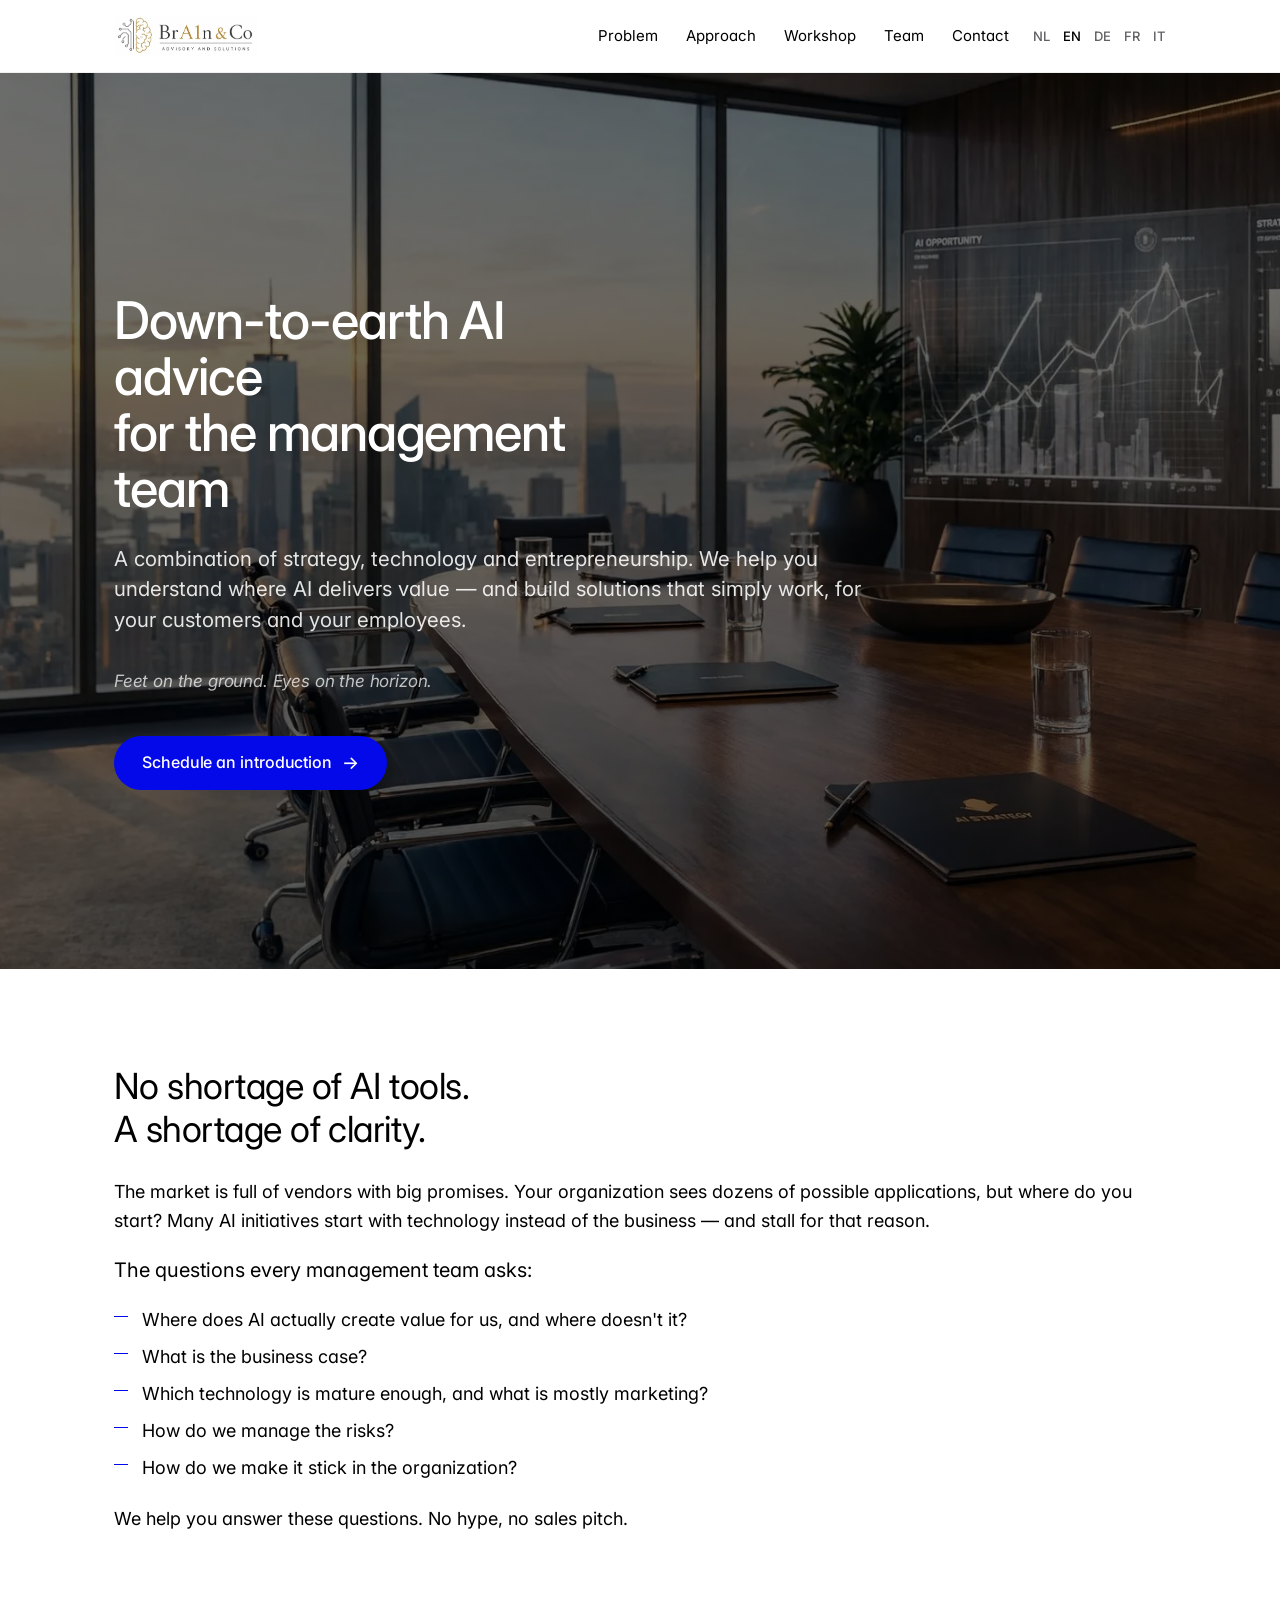
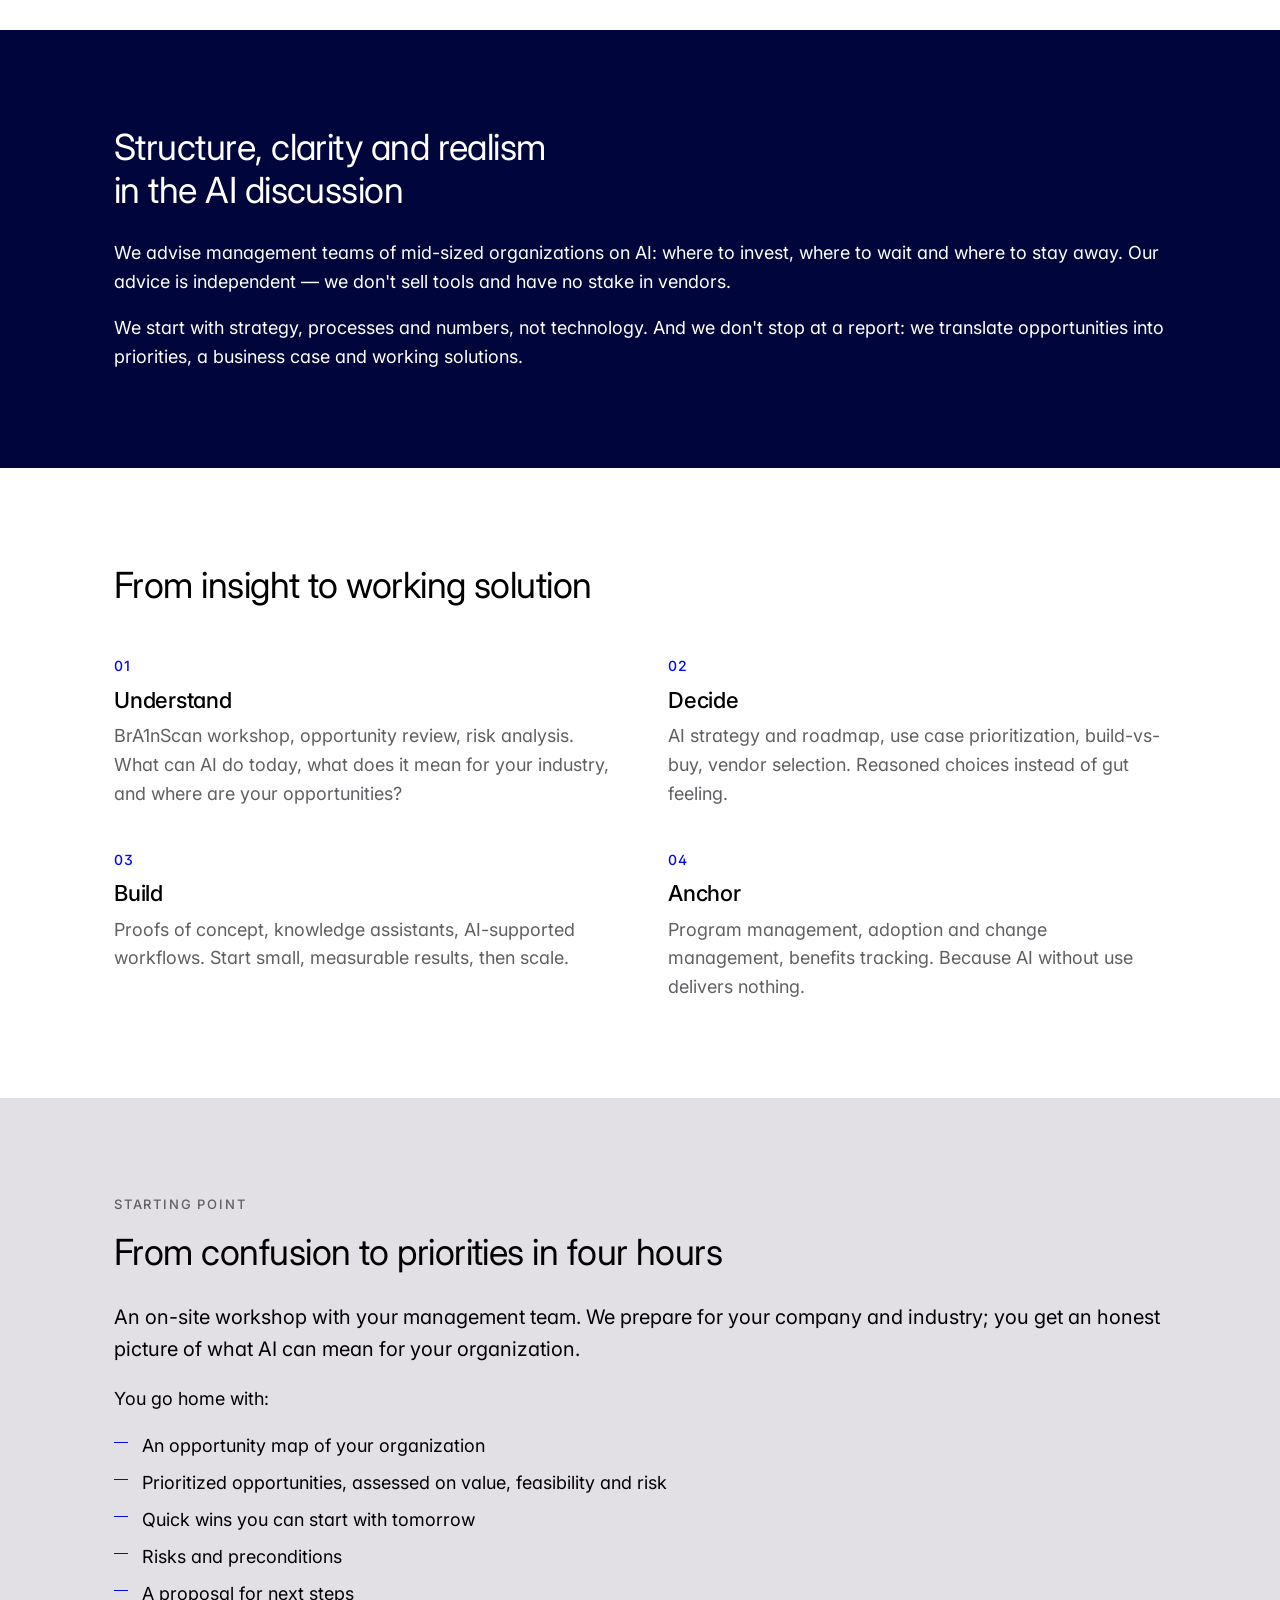
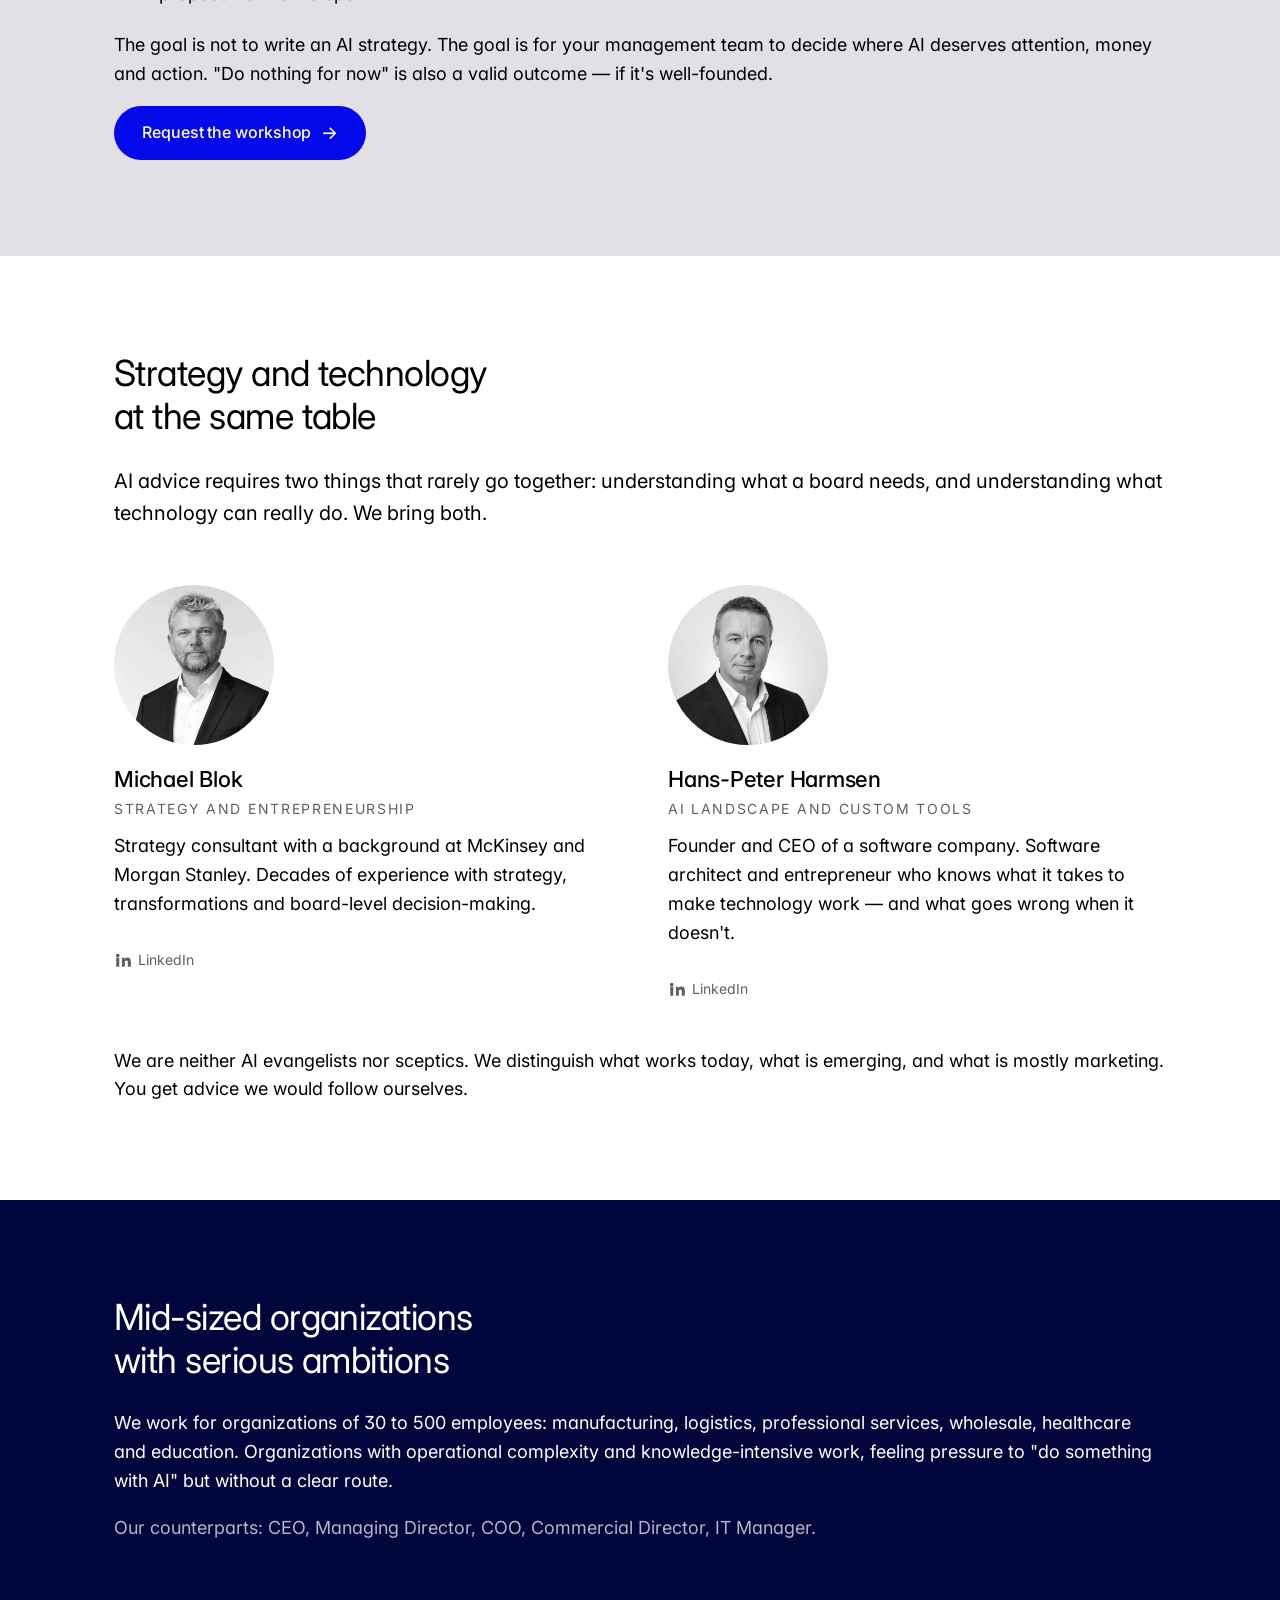
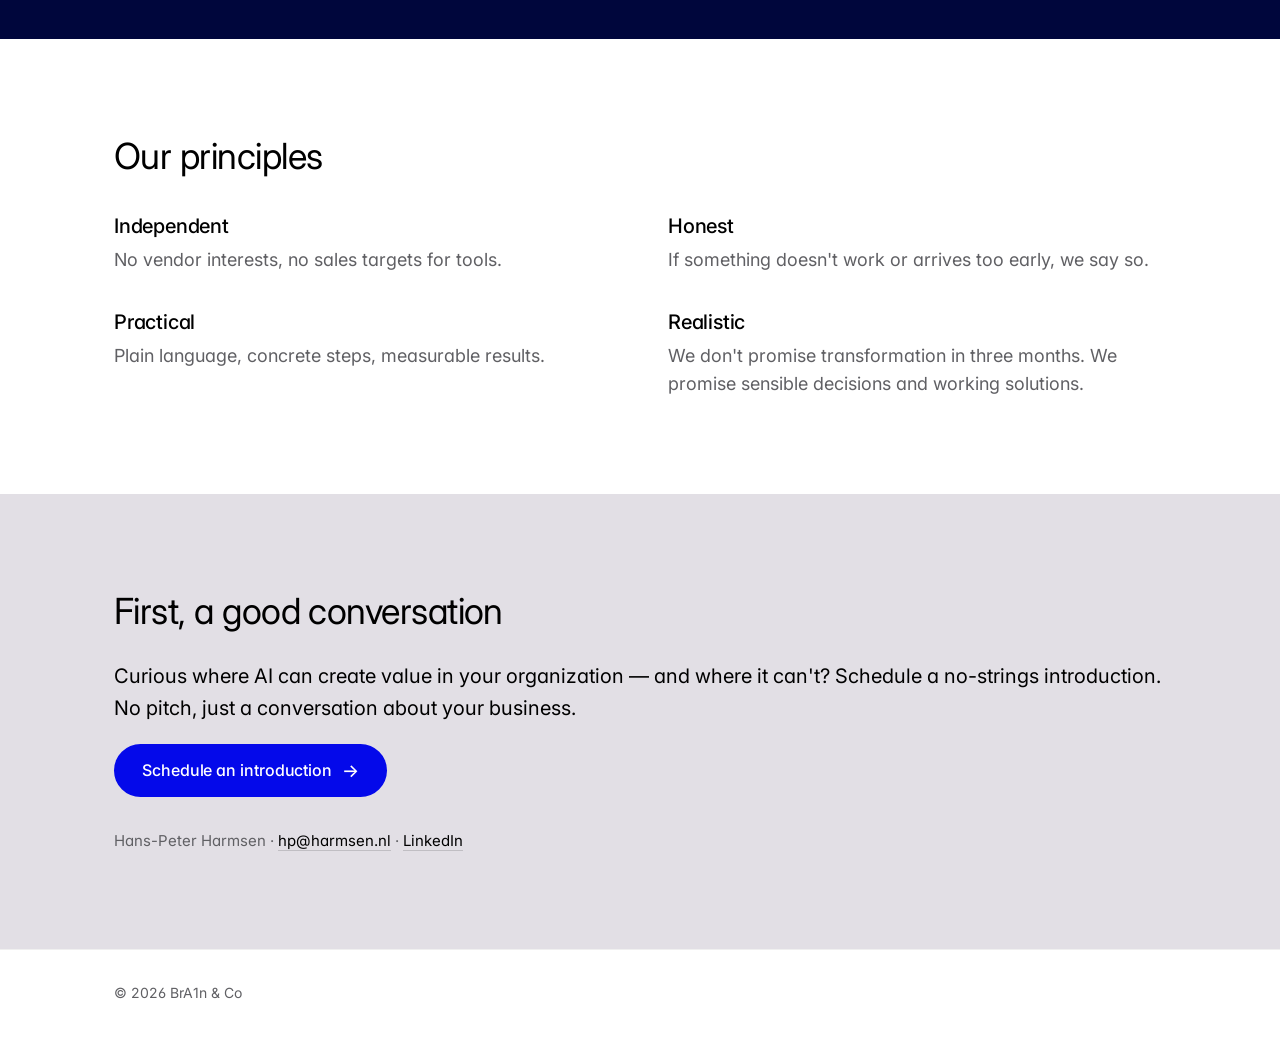
<file: en/index.html>
<!doctype html>
<html lang="en">
<head>
<meta charset="utf-8">
<meta name="viewport" content="width=device-width, initial-scale=1">
<title>BrA1n &amp; Co — Down-to-earth AI advice for the management team</title>
<meta name="description" content="BrA1n &amp; Co helps management teams of mid-sized organizations make rational AI decisions: independent, practical and grounded in what works today.">

<meta property="og:title" content="BrA1n &amp; Co — Down-to-earth AI advice for the management team">
<meta property="og:description" content="Independent AI advice for mid-sized organizations. Feet on the ground. Eyes on the horizon.">
<meta property="og:type" content="website">
<meta property="og:locale" content="en_US">
<meta property="og:locale:alternate" content="nl_NL">
<meta property="og:locale:alternate" content="de_DE">
<meta property="og:locale:alternate" content="fr_FR">
<meta property="og:locale:alternate" content="it_IT">
<link rel="canonical" href="https://hpharmsen.github.io/bra1n-website/en/">
<link rel="alternate" hreflang="nl" href="https://hpharmsen.github.io/bra1n-website/">
<link rel="alternate" hreflang="en" href="https://hpharmsen.github.io/bra1n-website/en/">
<link rel="alternate" hreflang="de" href="https://hpharmsen.github.io/bra1n-website/de/">
<link rel="alternate" hreflang="fr" href="https://hpharmsen.github.io/bra1n-website/fr/">
<link rel="alternate" hreflang="it" href="https://hpharmsen.github.io/bra1n-website/it/">
<link rel="alternate" hreflang="x-default" href="https://hpharmsen.github.io/bra1n-website/">

<link rel="preconnect" href="https://fonts.googleapis.com">
<link rel="preconnect" href="https://fonts.gstatic.com" crossorigin>
<link href="https://fonts.googleapis.com/css2?family=Inter:wght@400;500;700&display=swap" rel="stylesheet">

<link rel="stylesheet" href="../assets/css/style.css">
<link rel="icon" type="image/svg+xml" href="../assets/img/favicon.svg">
</head>
<body>

<header class="nav">
  <div class="nav__inner">
    <a class="nav__brand" href="#top" aria-label="BrA1n &amp; Co — back to top">
      <picture>
        <source srcset="../assets/img/logo.webp" type="image/webp">
        <img src="../assets/img/logo.png" alt="BrA1n &amp; Co" height="40" width="143">
      </picture>
    </a>
    <nav class="nav__links" aria-label="Main menu">
      <a href="#problem">Problem</a>
      <a href="#approach">Approach</a>
      <a href="#workshop">Workshop</a>
      <a href="#team">Team</a>
      <a href="#contact">Contact</a>
    </nav>
    <div class="nav__lang" aria-label="Language">
      <a href="../">NL</a>
      <span aria-current="true">EN</span>
      <a href="../de/">DE</a>
      <a href="../fr/">FR</a>
      <a href="../it/">IT</a>
    </div>
  </div>
</header>

<main id="top">

  <!-- 1. Hero -->
  <section class="hero">
    <picture class="hero__bg">
      <source srcset="../assets/img/hero.webp" type="image/webp">
      <img src="../assets/img/hero.jpg" alt="Boardroom overlooking the city with AI dashboards on the wall" fetchpriority="high">
    </picture>
    <div class="container">
      <h1 class="hero__title">Down-to-earth AI advice<br>for the management team</h1>
      <p class="hero__lede">A combination of strategy, technology and entrepreneurship. We help you understand where AI delivers value — and build solutions that simply work, for your customers and your employees.</p>
      <p class="hero__slogan"><em>Feet on the ground. Eyes on the horizon.</em></p>
      <a class="btn btn--primary" href="mailto:hp@harmsen.nl?subject=Introduction%20via%20BrA1n%20%26%20Co%20website">Schedule an introduction</a>
    </div>
  </section>

  <!-- 2. The problem -->
  <section id="problem" class="section">
    <div class="container">
      <h2>No shortage of AI tools.<br>A shortage of clarity.</h2>
      <p>The market is full of vendors with big promises. Your organization sees dozens of possible applications, but where do you start? Many AI initiatives start with technology instead of the business — and stall for that reason.</p>
      <p class="lead">The questions every management team asks:</p>
      <ul class="check-list">
        <li>Where does AI actually create value for us, and where doesn't it?</li>
        <li>What is the business case?</li>
        <li>Which technology is mature enough, and what is mostly marketing?</li>
        <li>How do we manage the risks?</li>
        <li>How do we make it stick in the organization?</li>
      </ul>
      <p>We help you answer these questions. No hype, no sales pitch.</p>
    </div>
  </section>

  <!-- 3. What we do -->
  <section class="section section--dark">
    <div class="container">
      <h2>Structure, clarity and realism<br>in the AI discussion</h2>
      <p>We advise management teams of mid-sized organizations on AI: where to invest, where to wait and where to stay away. Our advice is independent — we don't sell tools and have no stake in vendors.</p>
      <p>We start with strategy, processes and numbers, not technology. And we don't stop at a report: we translate opportunities into priorities, a business case and working solutions.</p>
    </div>
  </section>

  <!-- 4. How we work -->
  <section id="approach" class="section">
    <div class="container">
      <h2>From insight to working solution</h2>
      <div class="phases">
        <div class="phase">
          <div class="phase__num">01</div>
          <h3>Understand</h3>
          <p>BrA1nScan workshop, opportunity review, risk analysis. What can AI do today, what does it mean for your industry, and where are your opportunities?</p>
        </div>
        <div class="phase">
          <div class="phase__num">02</div>
          <h3>Decide</h3>
          <p>AI strategy and roadmap, use case prioritization, build-vs-buy, vendor selection. Reasoned choices instead of gut feeling.</p>
        </div>
        <div class="phase">
          <div class="phase__num">03</div>
          <h3>Build</h3>
          <p>Proofs of concept, knowledge assistants, AI-supported workflows. Start small, measurable results, then scale.</p>
        </div>
        <div class="phase">
          <div class="phase__num">04</div>
          <h3>Anchor</h3>
          <p>Program management, adoption and change management, benefits tracking. Because AI without use delivers nothing.</p>
        </div>
      </div>
    </div>
  </section>

  <!-- 5. Workshop -->
  <section id="workshop" class="section section--soft">
    <div class="container">
      <p class="eyebrow">Starting point</p>
      <h2>From confusion to priorities in four hours</h2>
      <p class="lead">An on-site workshop with your management team. We prepare for your company and industry; you get an honest picture of what AI can mean for your organization.</p>
      <p>You go home with:</p>
      <ul class="check-list">
        <li>An opportunity map of your organization</li>
        <li>Prioritized opportunities, assessed on value, feasibility and risk</li>
        <li>Quick wins you can start with tomorrow</li>
        <li>Risks and preconditions</li>
        <li>A proposal for next steps</li>
      </ul>
      <p>The goal is not to write an AI strategy. The goal is for your management team to decide where AI deserves attention, money and action. "Do nothing for now" is also a valid outcome — if it's well-founded.</p>
      <a class="btn btn--primary" href="mailto:hp@harmsen.nl?subject=AI%20Reality%20Check%20Workshop%20inquiry">Request the workshop</a>
    </div>
  </section>

  <!-- 6. Why us -->
  <section id="team" class="section">
    <div class="container">
      <h2>Strategy and technology<br>at the same table</h2>
      <p class="lead">AI advice requires two things that rarely go together: understanding what a board needs, and understanding what technology can really do. We bring both.</p>

      <div class="team">
        <article class="person person--bw">
          <picture>
            <source srcset="../assets/img/michael.webp" type="image/webp">
            <img src="../assets/img/michael.jpg" alt="Portrait of Michael Blok" loading="lazy" width="600" height="600">
          </picture>
          <h3>Michael Blok</h3>
          <p class="person__role">Strategy and entrepreneurship</p>
          <p>Strategy consultant with a background at McKinsey and Morgan Stanley. Decades of experience with strategy, transformations and board-level decision-making.</p>
          <a class="linkedin" href="https://www.linkedin.com/in/michael-b-5817b/" aria-label="LinkedIn of Michael Blok" rel="noopener">
            <svg viewBox="0 0 24 24" width="20" height="20" aria-hidden="true"><path fill="currentColor" d="M4.98 3.5a2.5 2.5 0 1 1 0 5 2.5 2.5 0 0 1 0-5zM3 9h4v12H3V9zm7 0h3.8v1.7h.06c.53-1 1.84-2.05 3.79-2.05 4.05 0 4.8 2.66 4.8 6.13V21h-4v-5.46c0-1.3-.02-2.97-1.81-2.97-1.82 0-2.1 1.42-2.1 2.88V21h-4V9z"/></svg>
            LinkedIn
          </a>
        </article>

        <article class="person">
          <picture>
            <source srcset="../assets/img/hp.webp" type="image/webp">
            <img src="../assets/img/hp.jpg" alt="Portrait of Hans-Peter Harmsen" loading="lazy" width="600" height="600">
          </picture>
          <h3>Hans-Peter Harmsen</h3>
          <p class="person__role">AI landscape and custom tools</p>
          <p>Founder and CEO of a software company. Software architect and entrepreneur who knows what it takes to make technology work — and what goes wrong when it doesn't.</p>
          <a class="linkedin" href="https://www.linkedin.com/in/hpharmsen" aria-label="LinkedIn of Hans-Peter Harmsen" rel="noopener">
            <svg viewBox="0 0 24 24" width="20" height="20" aria-hidden="true"><path fill="currentColor" d="M4.98 3.5a2.5 2.5 0 1 1 0 5 2.5 2.5 0 0 1 0-5zM3 9h4v12H3V9zm7 0h3.8v1.7h.06c.53-1 1.84-2.05 3.79-2.05 4.05 0 4.8 2.66 4.8 6.13V21h-4v-5.46c0-1.3-.02-2.97-1.81-2.97-1.82 0-2.1 1.42-2.1 2.88V21h-4V9z"/></svg>
            LinkedIn
          </a>
        </article>
      </div>

      <p>We are neither AI evangelists nor sceptics. We distinguish what works today, what is emerging, and what is mostly marketing. You get advice we would follow ourselves.</p>
    </div>
  </section>

  <!-- 7. Who we work for -->
  <section class="section section--dark">
    <div class="container">
      <h2>Mid-sized organizations<br>with serious ambitions</h2>
      <p>We work for organizations of 30 to 500 employees: manufacturing, logistics, professional services, wholesale, healthcare and education. Organizations with operational complexity and knowledge-intensive work, feeling pressure to "do something with AI" but without a clear route.</p>
      <p class="muted">Our counterparts: CEO, Managing Director, COO, Commercial Director, IT Manager.</p>
    </div>
  </section>

  <!-- 8. Principles -->
  <section class="section">
    <div class="container">
      <h2>Our principles</h2>
      <dl class="principles">
        <div>
          <dt>Independent</dt>
          <dd>No vendor interests, no sales targets for tools.</dd>
        </div>
        <div>
          <dt>Honest</dt>
          <dd>If something doesn't work or arrives too early, we say so.</dd>
        </div>
        <div>
          <dt>Practical</dt>
          <dd>Plain language, concrete steps, measurable results.</dd>
        </div>
        <div>
          <dt>Realistic</dt>
          <dd>We don't promise transformation in three months. We promise sensible decisions and working solutions.</dd>
        </div>
      </dl>
    </div>
  </section>

  <!-- 9. Contact -->
  <section id="contact" class="section section--soft">
    <div class="container">
      <h2>First, a good conversation</h2>
      <p class="lead">Curious where AI can create value in your organization — and where it can't? Schedule a no-strings introduction. No pitch, just a conversation about your business.</p>
      <a class="btn btn--primary" href="mailto:hp@harmsen.nl?subject=Introduction%20via%20BrA1n%20%26%20Co%20website">Schedule an introduction</a>
      <p class="contact-line">
        Hans-Peter Harmsen
        · <a href="mailto:hp@harmsen.nl">hp@harmsen.nl</a>
        · <a href="https://www.linkedin.com/in/hpharmsen" rel="noopener">LinkedIn</a>
      </p>
    </div>
  </section>

</main>

<footer class="footer">
  <div class="container">
    <span>&copy; <span id="year">2026</span> BrA1n &amp; Co</span>
  </div>
</footer>

<script src="../assets/js/main.js" defer></script>
</body>
</html>
</file>
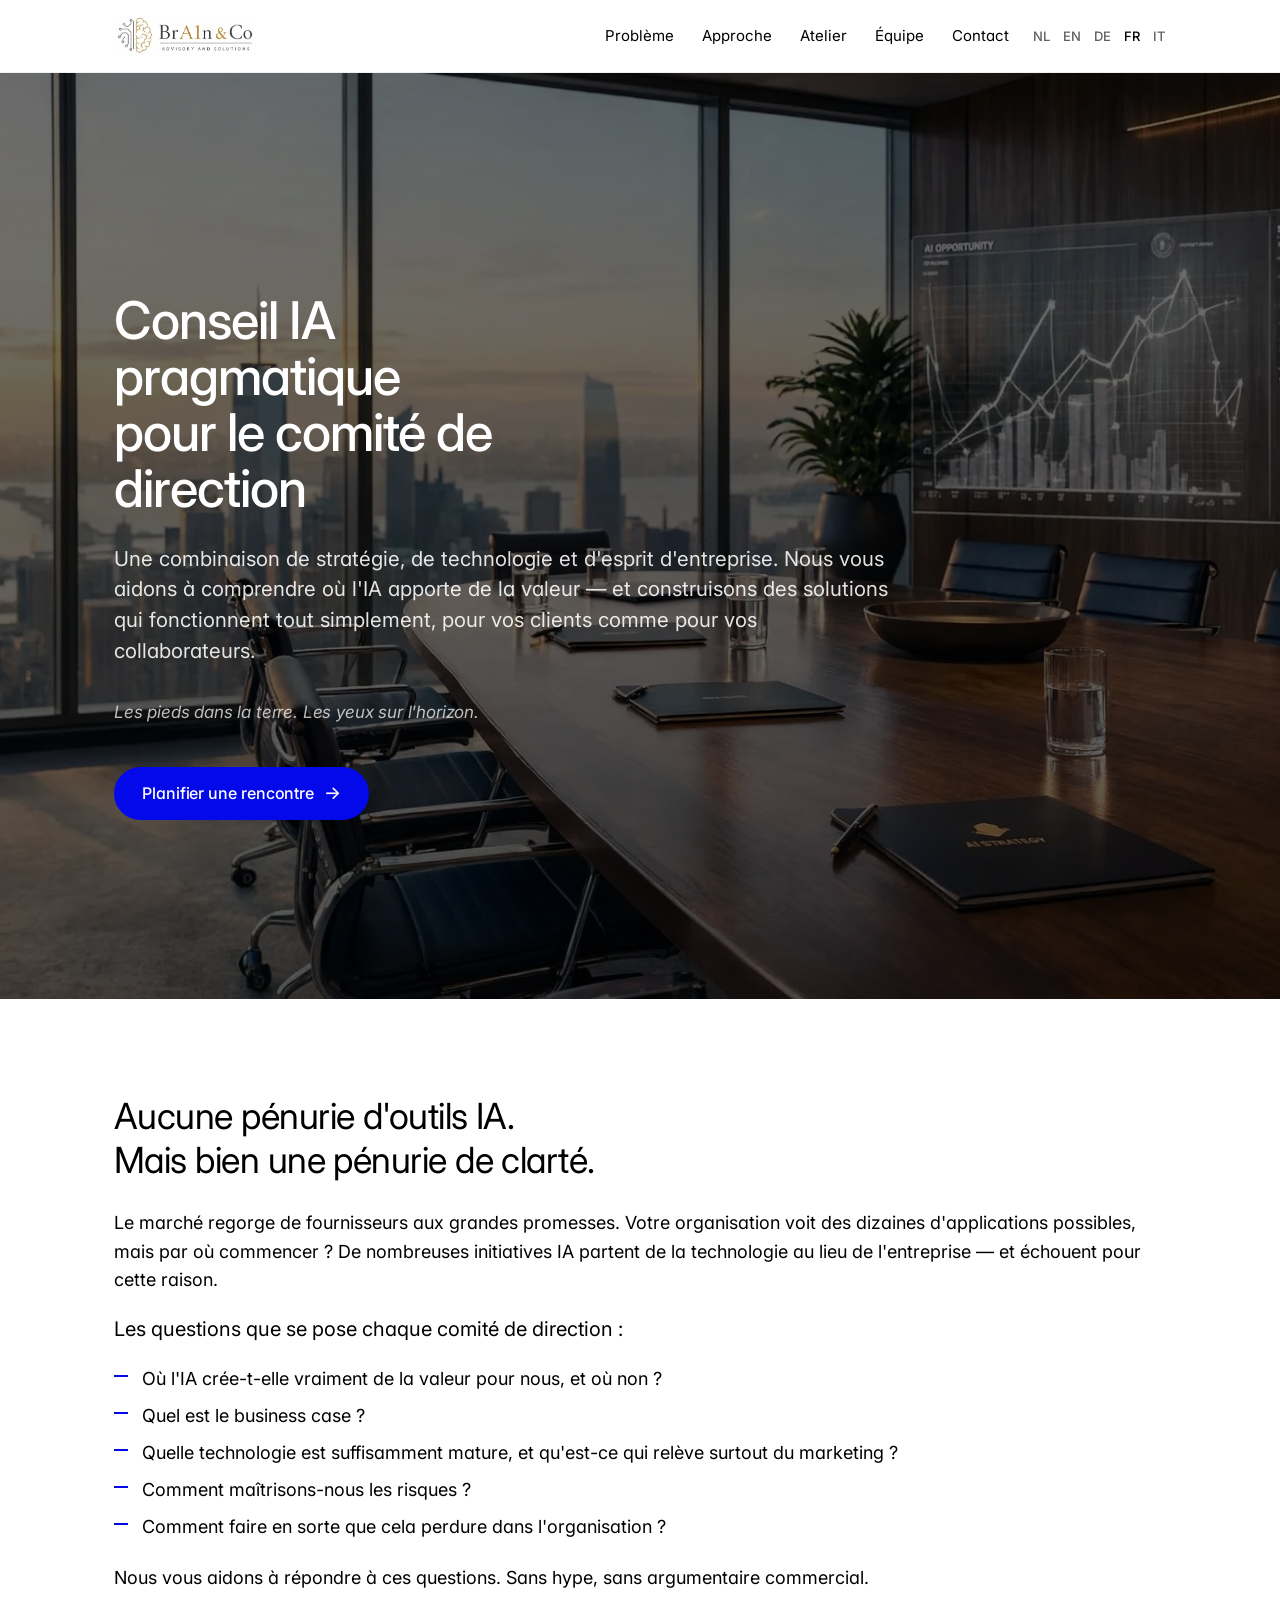
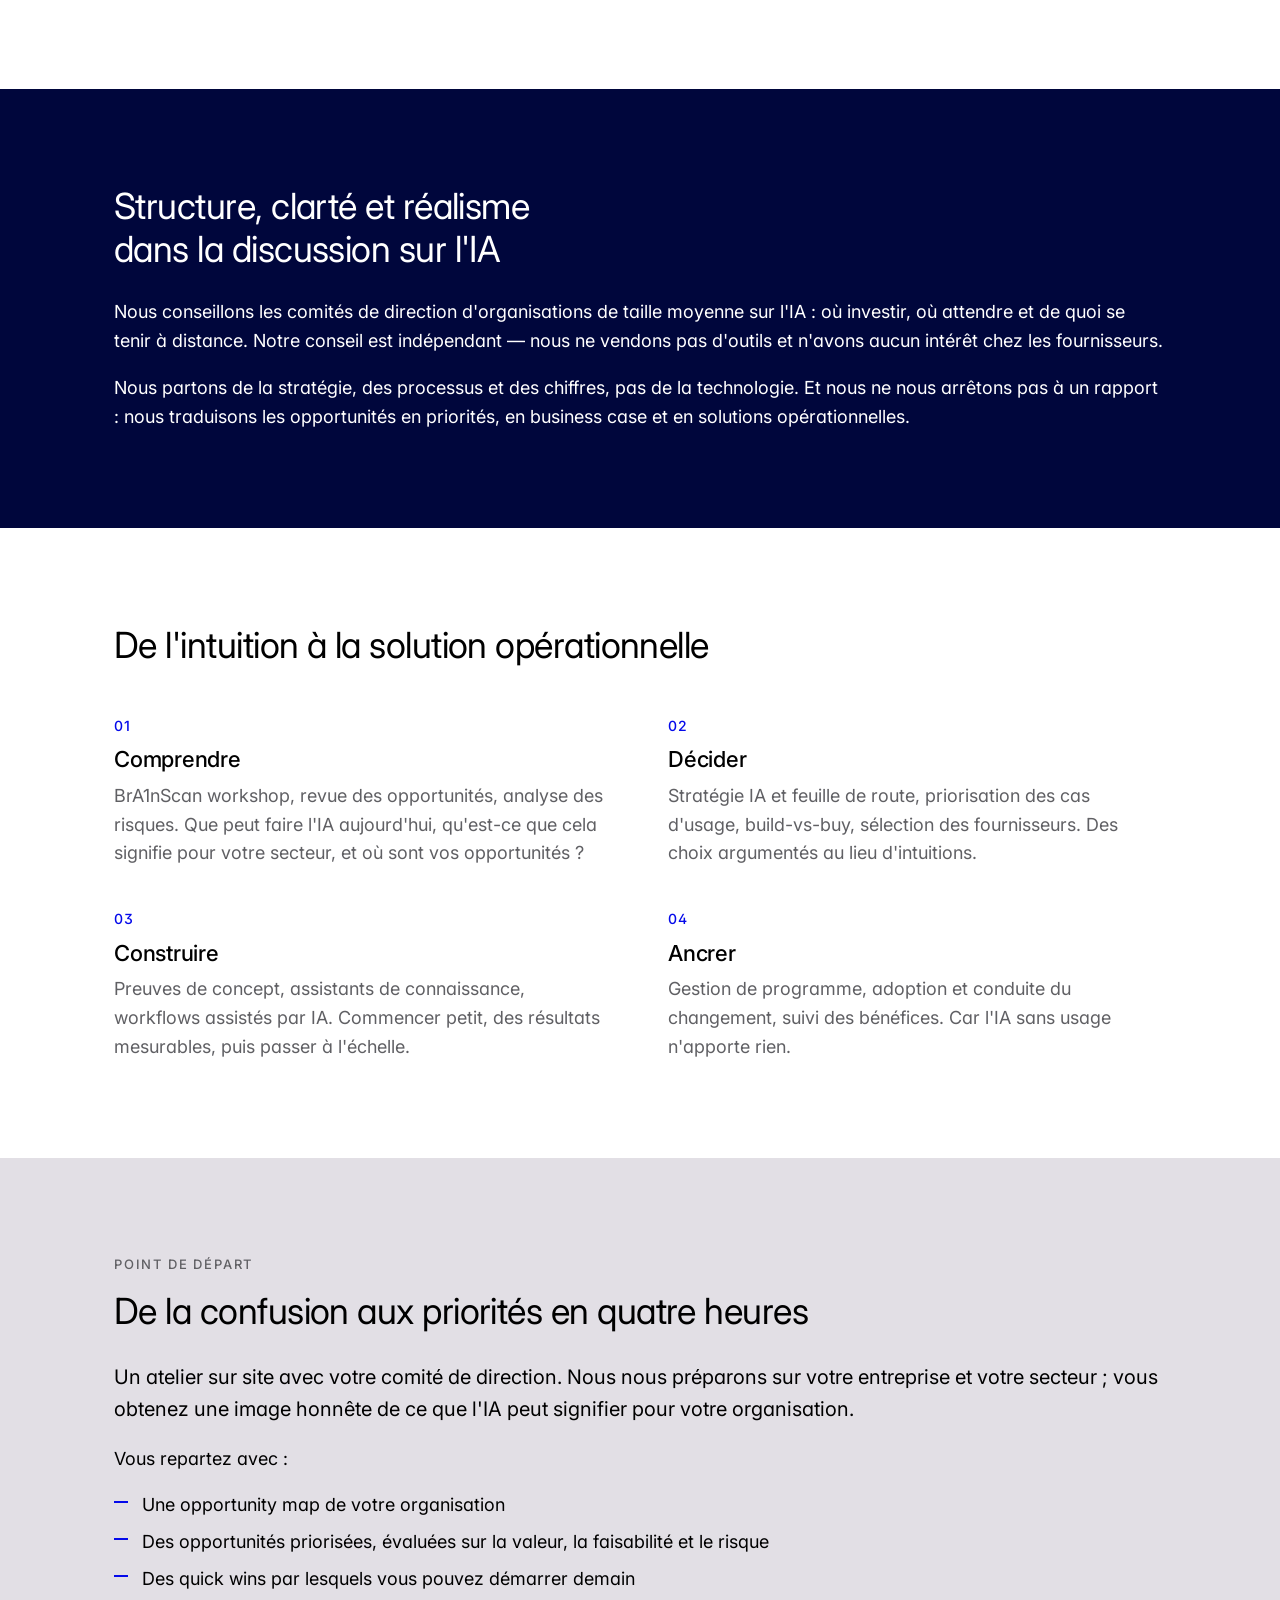
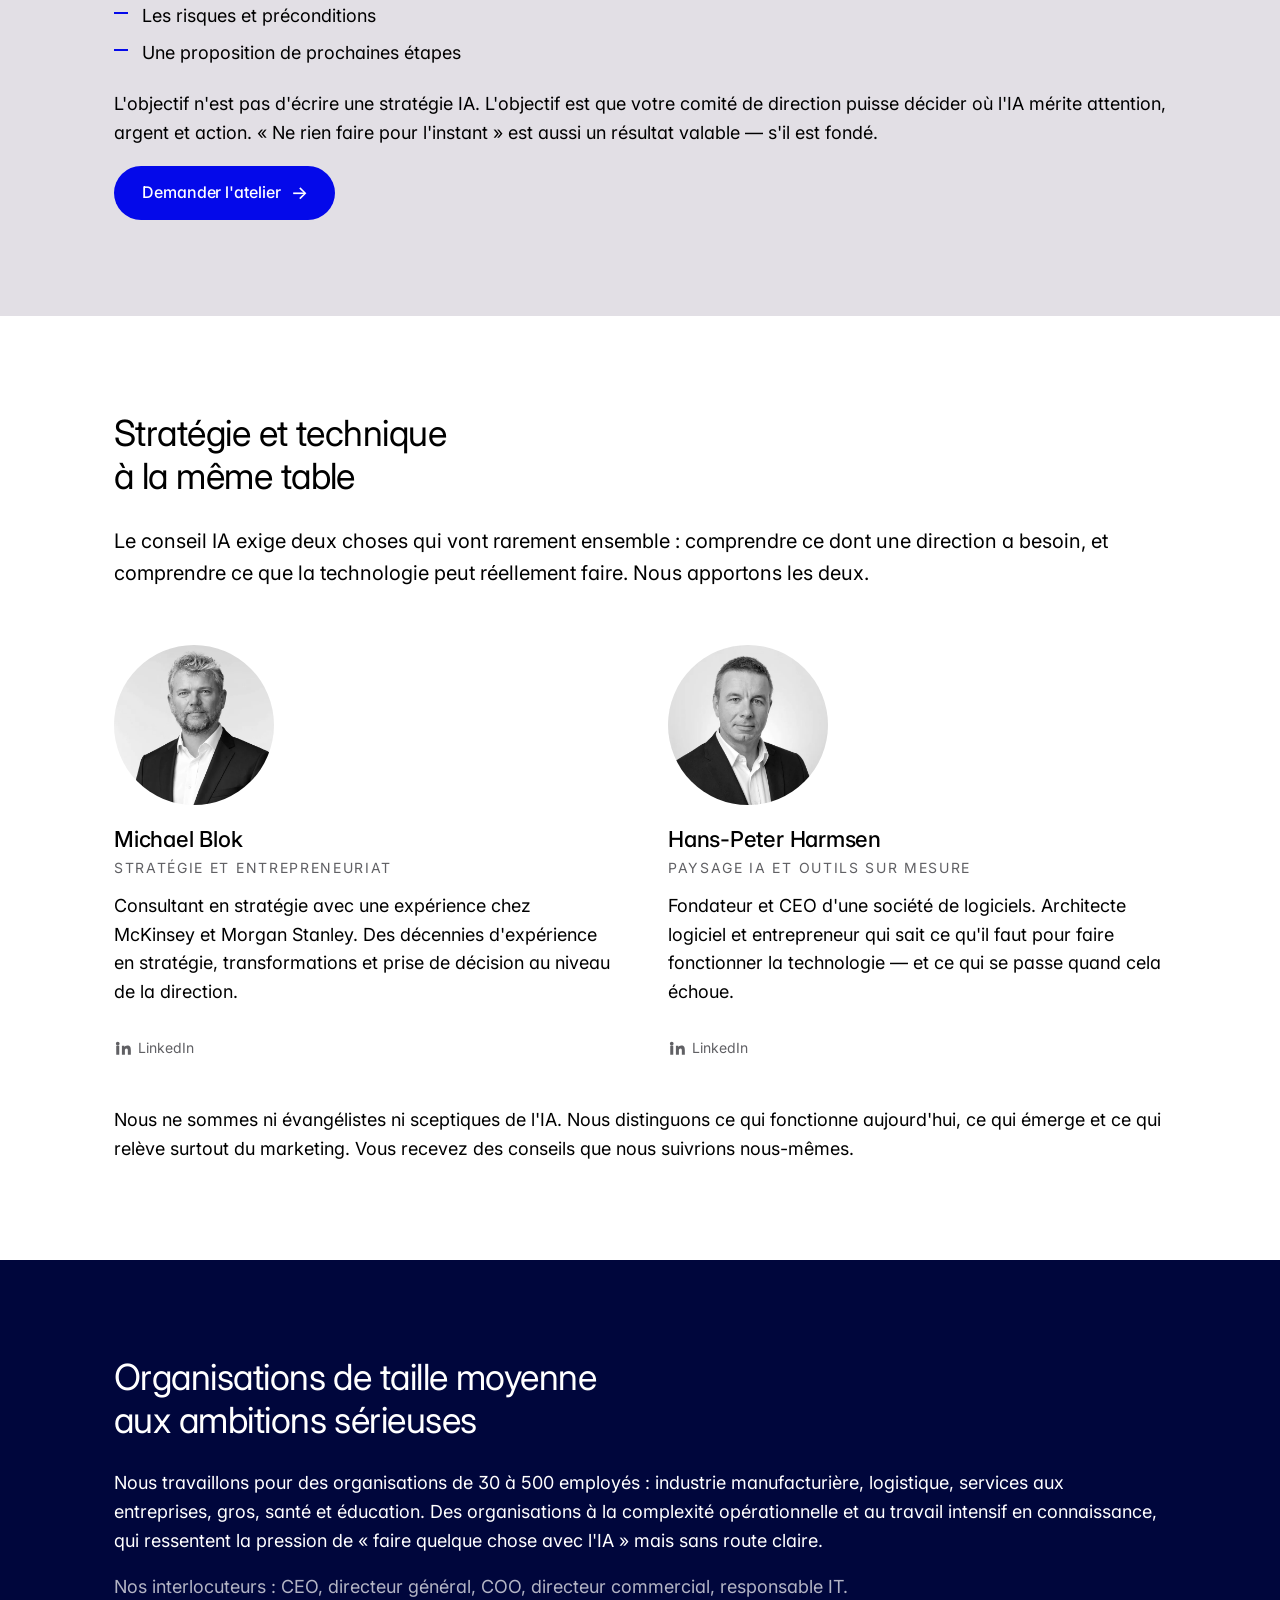
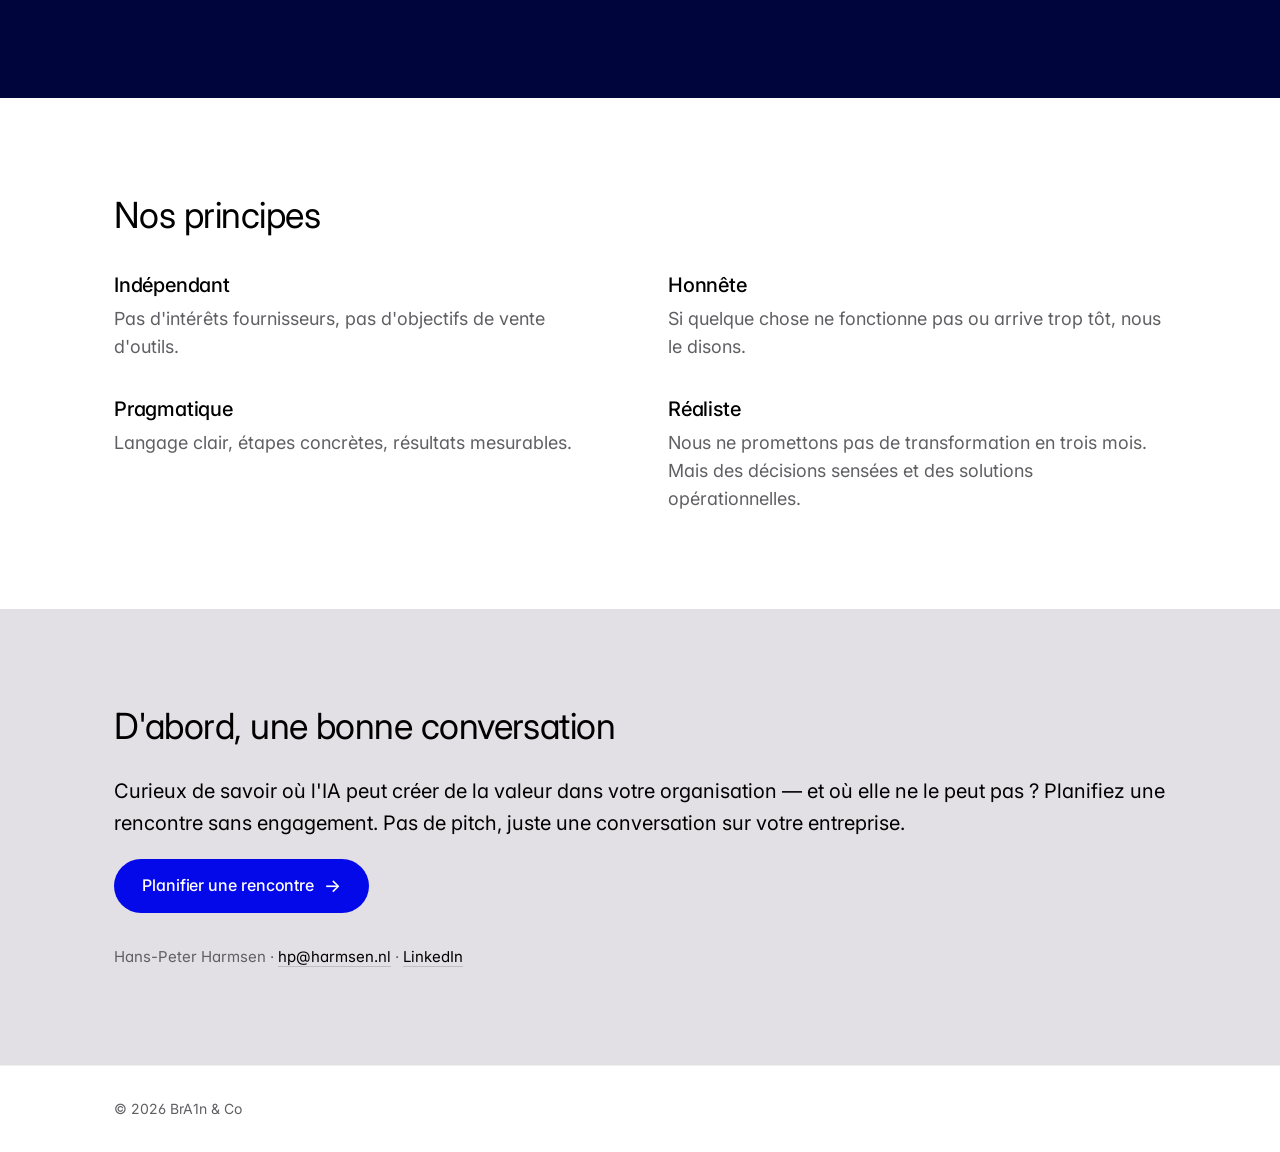
<file: fr/index.html>
<!doctype html>
<html lang="fr">
<head>
<meta charset="utf-8">
<meta name="viewport" content="width=device-width, initial-scale=1">
<title>BrA1n &amp; Co — Conseil IA pragmatique pour le comité de direction</title>
<meta name="description" content="BrA1n &amp; Co aide les comités de direction d'organisations de taille moyenne à prendre des décisions IA rationnelles : indépendantes, pratiques et fondées sur ce qui fonctionne aujourd'hui.">

<meta property="og:title" content="BrA1n &amp; Co — Conseil IA pragmatique pour le comité de direction">
<meta property="og:description" content="Conseil IA indépendant pour organisations de taille moyenne. Les pieds dans la terre. Les yeux sur l'horizon.">
<meta property="og:type" content="website">
<meta property="og:locale" content="fr_FR">
<meta property="og:locale:alternate" content="nl_NL">
<meta property="og:locale:alternate" content="en_US">
<meta property="og:locale:alternate" content="de_DE">
<meta property="og:locale:alternate" content="it_IT">
<link rel="canonical" href="https://hpharmsen.github.io/bra1n-website/fr/">
<link rel="alternate" hreflang="nl" href="https://hpharmsen.github.io/bra1n-website/">
<link rel="alternate" hreflang="en" href="https://hpharmsen.github.io/bra1n-website/en/">
<link rel="alternate" hreflang="de" href="https://hpharmsen.github.io/bra1n-website/de/">
<link rel="alternate" hreflang="fr" href="https://hpharmsen.github.io/bra1n-website/fr/">
<link rel="alternate" hreflang="it" href="https://hpharmsen.github.io/bra1n-website/it/">
<link rel="alternate" hreflang="x-default" href="https://hpharmsen.github.io/bra1n-website/">

<link rel="preconnect" href="https://fonts.googleapis.com">
<link rel="preconnect" href="https://fonts.gstatic.com" crossorigin>
<link href="https://fonts.googleapis.com/css2?family=Inter:wght@400;500;700&display=swap" rel="stylesheet">

<link rel="stylesheet" href="../assets/css/style.css">
<link rel="icon" type="image/svg+xml" href="../assets/img/favicon.svg">
</head>
<body>

<header class="nav">
  <div class="nav__inner">
    <a class="nav__brand" href="#top" aria-label="BrA1n &amp; Co — retour en haut">
      <picture>
        <source srcset="../assets/img/logo.webp" type="image/webp">
        <img src="../assets/img/logo.png" alt="BrA1n &amp; Co" height="40" width="143">
      </picture>
    </a>
    <nav class="nav__links" aria-label="Menu principal">
      <a href="#probleme">Problème</a>
      <a href="#approche">Approche</a>
      <a href="#workshop">Atelier</a>
      <a href="#team">Équipe</a>
      <a href="#contact">Contact</a>
    </nav>
    <div class="nav__lang" aria-label="Langue">
      <a href="../">NL</a>
      <a href="../en/">EN</a>
      <a href="../de/">DE</a>
      <span aria-current="true">FR</span>
      <a href="../it/">IT</a>
    </div>
  </div>
</header>

<main id="top">

  <section class="hero">
    <picture class="hero__bg">
      <source srcset="../assets/img/hero.webp" type="image/webp">
      <img src="../assets/img/hero.jpg" alt="Salle de réunion avec vue sur la ville et tableaux de bord IA au mur" fetchpriority="high">
    </picture>
    <div class="container">
      <h1 class="hero__title">Conseil IA pragmatique<br>pour le comité de direction</h1>
      <p class="hero__lede">Une combinaison de stratégie, de technologie et d'esprit d'entreprise. Nous vous aidons à comprendre où l'IA apporte de la valeur — et construisons des solutions qui fonctionnent tout simplement, pour vos clients comme pour vos collaborateurs.</p>
      <p class="hero__slogan"><em>Les pieds dans la terre. Les yeux sur l'horizon.</em></p>
      <a class="btn btn--primary" href="mailto:hp@harmsen.nl?subject=Prise%20de%20contact%20via%20le%20site%20BrA1n%20%26%20Co">Planifier une rencontre</a>
    </div>
  </section>

  <section id="probleme" class="section">
    <div class="container">
      <h2>Aucune pénurie d'outils IA.<br>Mais bien une pénurie de clarté.</h2>
      <p>Le marché regorge de fournisseurs aux grandes promesses. Votre organisation voit des dizaines d'applications possibles, mais par où commencer ? De nombreuses initiatives IA partent de la technologie au lieu de l'entreprise — et échouent pour cette raison.</p>
      <p class="lead">Les questions que se pose chaque comité de direction :</p>
      <ul class="check-list">
        <li>Où l'IA crée-t-elle vraiment de la valeur pour nous, et où non ?</li>
        <li>Quel est le business case ?</li>
        <li>Quelle technologie est suffisamment mature, et qu'est-ce qui relève surtout du marketing ?</li>
        <li>Comment maîtrisons-nous les risques ?</li>
        <li>Comment faire en sorte que cela perdure dans l'organisation ?</li>
      </ul>
      <p>Nous vous aidons à répondre à ces questions. Sans hype, sans argumentaire commercial.</p>
    </div>
  </section>

  <section class="section section--dark">
    <div class="container">
      <h2>Structure, clarté et réalisme<br>dans la discussion sur l'IA</h2>
      <p>Nous conseillons les comités de direction d'organisations de taille moyenne sur l'IA : où investir, où attendre et de quoi se tenir à distance. Notre conseil est indépendant — nous ne vendons pas d'outils et n'avons aucun intérêt chez les fournisseurs.</p>
      <p>Nous partons de la stratégie, des processus et des chiffres, pas de la technologie. Et nous ne nous arrêtons pas à un rapport : nous traduisons les opportunités en priorités, en business case et en solutions opérationnelles.</p>
    </div>
  </section>

  <section id="approche" class="section">
    <div class="container">
      <h2>De l'intuition à la solution opérationnelle</h2>
      <div class="phases">
        <div class="phase">
          <div class="phase__num">01</div>
          <h3>Comprendre</h3>
          <p>BrA1nScan workshop, revue des opportunités, analyse des risques. Que peut faire l'IA aujourd'hui, qu'est-ce que cela signifie pour votre secteur, et où sont vos opportunités ?</p>
        </div>
        <div class="phase">
          <div class="phase__num">02</div>
          <h3>Décider</h3>
          <p>Stratégie IA et feuille de route, priorisation des cas d'usage, build-vs-buy, sélection des fournisseurs. Des choix argumentés au lieu d'intuitions.</p>
        </div>
        <div class="phase">
          <div class="phase__num">03</div>
          <h3>Construire</h3>
          <p>Preuves de concept, assistants de connaissance, workflows assistés par IA. Commencer petit, des résultats mesurables, puis passer à l'échelle.</p>
        </div>
        <div class="phase">
          <div class="phase__num">04</div>
          <h3>Ancrer</h3>
          <p>Gestion de programme, adoption et conduite du changement, suivi des bénéfices. Car l'IA sans usage n'apporte rien.</p>
        </div>
      </div>
    </div>
  </section>

  <section id="workshop" class="section section--soft">
    <div class="container">
      <p class="eyebrow">Point de départ</p>
      <h2>De la confusion aux priorités en quatre heures</h2>
      <p class="lead">Un atelier sur site avec votre comité de direction. Nous nous préparons sur votre entreprise et votre secteur ; vous obtenez une image honnête de ce que l'IA peut signifier pour votre organisation.</p>
      <p>Vous repartez avec :</p>
      <ul class="check-list">
        <li>Une opportunity map de votre organisation</li>
        <li>Des opportunités priorisées, évaluées sur la valeur, la faisabilité et le risque</li>
        <li>Des quick wins par lesquels vous pouvez démarrer demain</li>
        <li>Les risques et préconditions</li>
        <li>Une proposition de prochaines étapes</li>
      </ul>
      <p>L'objectif n'est pas d'écrire une stratégie IA. L'objectif est que votre comité de direction puisse décider où l'IA mérite attention, argent et action. « Ne rien faire pour l'instant » est aussi un résultat valable — s'il est fondé.</p>
      <a class="btn btn--primary" href="mailto:hp@harmsen.nl?subject=Demande%20AI%20Reality%20Check%20Workshop">Demander l'atelier</a>
    </div>
  </section>

  <section id="team" class="section">
    <div class="container">
      <h2>Stratégie et technique<br>à la même table</h2>
      <p class="lead">Le conseil IA exige deux choses qui vont rarement ensemble : comprendre ce dont une direction a besoin, et comprendre ce que la technologie peut réellement faire. Nous apportons les deux.</p>

      <div class="team">
        <article class="person person--bw">
          <picture>
            <source srcset="../assets/img/michael.webp" type="image/webp">
            <img src="../assets/img/michael.jpg" alt="Portrait de Michael Blok" loading="lazy" width="600" height="600">
          </picture>
          <h3>Michael Blok</h3>
          <p class="person__role">Stratégie et entrepreneuriat</p>
          <p>Consultant en stratégie avec une expérience chez McKinsey et Morgan Stanley. Des décennies d'expérience en stratégie, transformations et prise de décision au niveau de la direction.</p>
          <a class="linkedin" href="https://www.linkedin.com/in/michael-b-5817b/" aria-label="LinkedIn de Michael Blok" rel="noopener">
            <svg viewBox="0 0 24 24" width="20" height="20" aria-hidden="true"><path fill="currentColor" d="M4.98 3.5a2.5 2.5 0 1 1 0 5 2.5 2.5 0 0 1 0-5zM3 9h4v12H3V9zm7 0h3.8v1.7h.06c.53-1 1.84-2.05 3.79-2.05 4.05 0 4.8 2.66 4.8 6.13V21h-4v-5.46c0-1.3-.02-2.97-1.81-2.97-1.82 0-2.1 1.42-2.1 2.88V21h-4V9z"/></svg>
            LinkedIn
          </a>
        </article>

        <article class="person">
          <picture>
            <source srcset="../assets/img/hp.webp" type="image/webp">
            <img src="../assets/img/hp.jpg" alt="Portrait de Hans-Peter Harmsen" loading="lazy" width="600" height="600">
          </picture>
          <h3>Hans-Peter Harmsen</h3>
          <p class="person__role">Paysage IA et outils sur mesure</p>
          <p>Fondateur et CEO d'une société de logiciels. Architecte logiciel et entrepreneur qui sait ce qu'il faut pour faire fonctionner la technologie — et ce qui se passe quand cela échoue.</p>
          <a class="linkedin" href="https://www.linkedin.com/in/hpharmsen" aria-label="LinkedIn de Hans-Peter Harmsen" rel="noopener">
            <svg viewBox="0 0 24 24" width="20" height="20" aria-hidden="true"><path fill="currentColor" d="M4.98 3.5a2.5 2.5 0 1 1 0 5 2.5 2.5 0 0 1 0-5zM3 9h4v12H3V9zm7 0h3.8v1.7h.06c.53-1 1.84-2.05 3.79-2.05 4.05 0 4.8 2.66 4.8 6.13V21h-4v-5.46c0-1.3-.02-2.97-1.81-2.97-1.82 0-2.1 1.42-2.1 2.88V21h-4V9z"/></svg>
            LinkedIn
          </a>
        </article>
      </div>

      <p>Nous ne sommes ni évangélistes ni sceptiques de l'IA. Nous distinguons ce qui fonctionne aujourd'hui, ce qui émerge et ce qui relève surtout du marketing. Vous recevez des conseils que nous suivrions nous-mêmes.</p>
    </div>
  </section>

  <section class="section section--dark">
    <div class="container">
      <h2>Organisations de taille moyenne<br>aux ambitions sérieuses</h2>
      <p>Nous travaillons pour des organisations de 30 à 500 employés : industrie manufacturière, logistique, services aux entreprises, gros, santé et éducation. Des organisations à la complexité opérationnelle et au travail intensif en connaissance, qui ressentent la pression de « faire quelque chose avec l'IA » mais sans route claire.</p>
      <p class="muted">Nos interlocuteurs : CEO, directeur général, COO, directeur commercial, responsable IT.</p>
    </div>
  </section>

  <section class="section">
    <div class="container">
      <h2>Nos principes</h2>
      <dl class="principles">
        <div>
          <dt>Indépendant</dt>
          <dd>Pas d'intérêts fournisseurs, pas d'objectifs de vente d'outils.</dd>
        </div>
        <div>
          <dt>Honnête</dt>
          <dd>Si quelque chose ne fonctionne pas ou arrive trop tôt, nous le disons.</dd>
        </div>
        <div>
          <dt>Pragmatique</dt>
          <dd>Langage clair, étapes concrètes, résultats mesurables.</dd>
        </div>
        <div>
          <dt>Réaliste</dt>
          <dd>Nous ne promettons pas de transformation en trois mois. Mais des décisions sensées et des solutions opérationnelles.</dd>
        </div>
      </dl>
    </div>
  </section>

  <section id="contact" class="section section--soft">
    <div class="container">
      <h2>D'abord, une bonne conversation</h2>
      <p class="lead">Curieux de savoir où l'IA peut créer de la valeur dans votre organisation — et où elle ne le peut pas ? Planifiez une rencontre sans engagement. Pas de pitch, juste une conversation sur votre entreprise.</p>
      <a class="btn btn--primary" href="mailto:hp@harmsen.nl?subject=Prise%20de%20contact%20via%20le%20site%20BrA1n%20%26%20Co">Planifier une rencontre</a>
      <p class="contact-line">
        Hans-Peter Harmsen
        · <a href="mailto:hp@harmsen.nl">hp@harmsen.nl</a>
        · <a href="https://www.linkedin.com/in/hpharmsen" rel="noopener">LinkedIn</a>
      </p>
    </div>
  </section>

</main>

<footer class="footer">
  <div class="container">
    <span>&copy; <span id="year">2026</span> BrA1n &amp; Co</span>
  </div>
</footer>

<script src="../assets/js/main.js" defer></script>
</body>
</html>
</file>
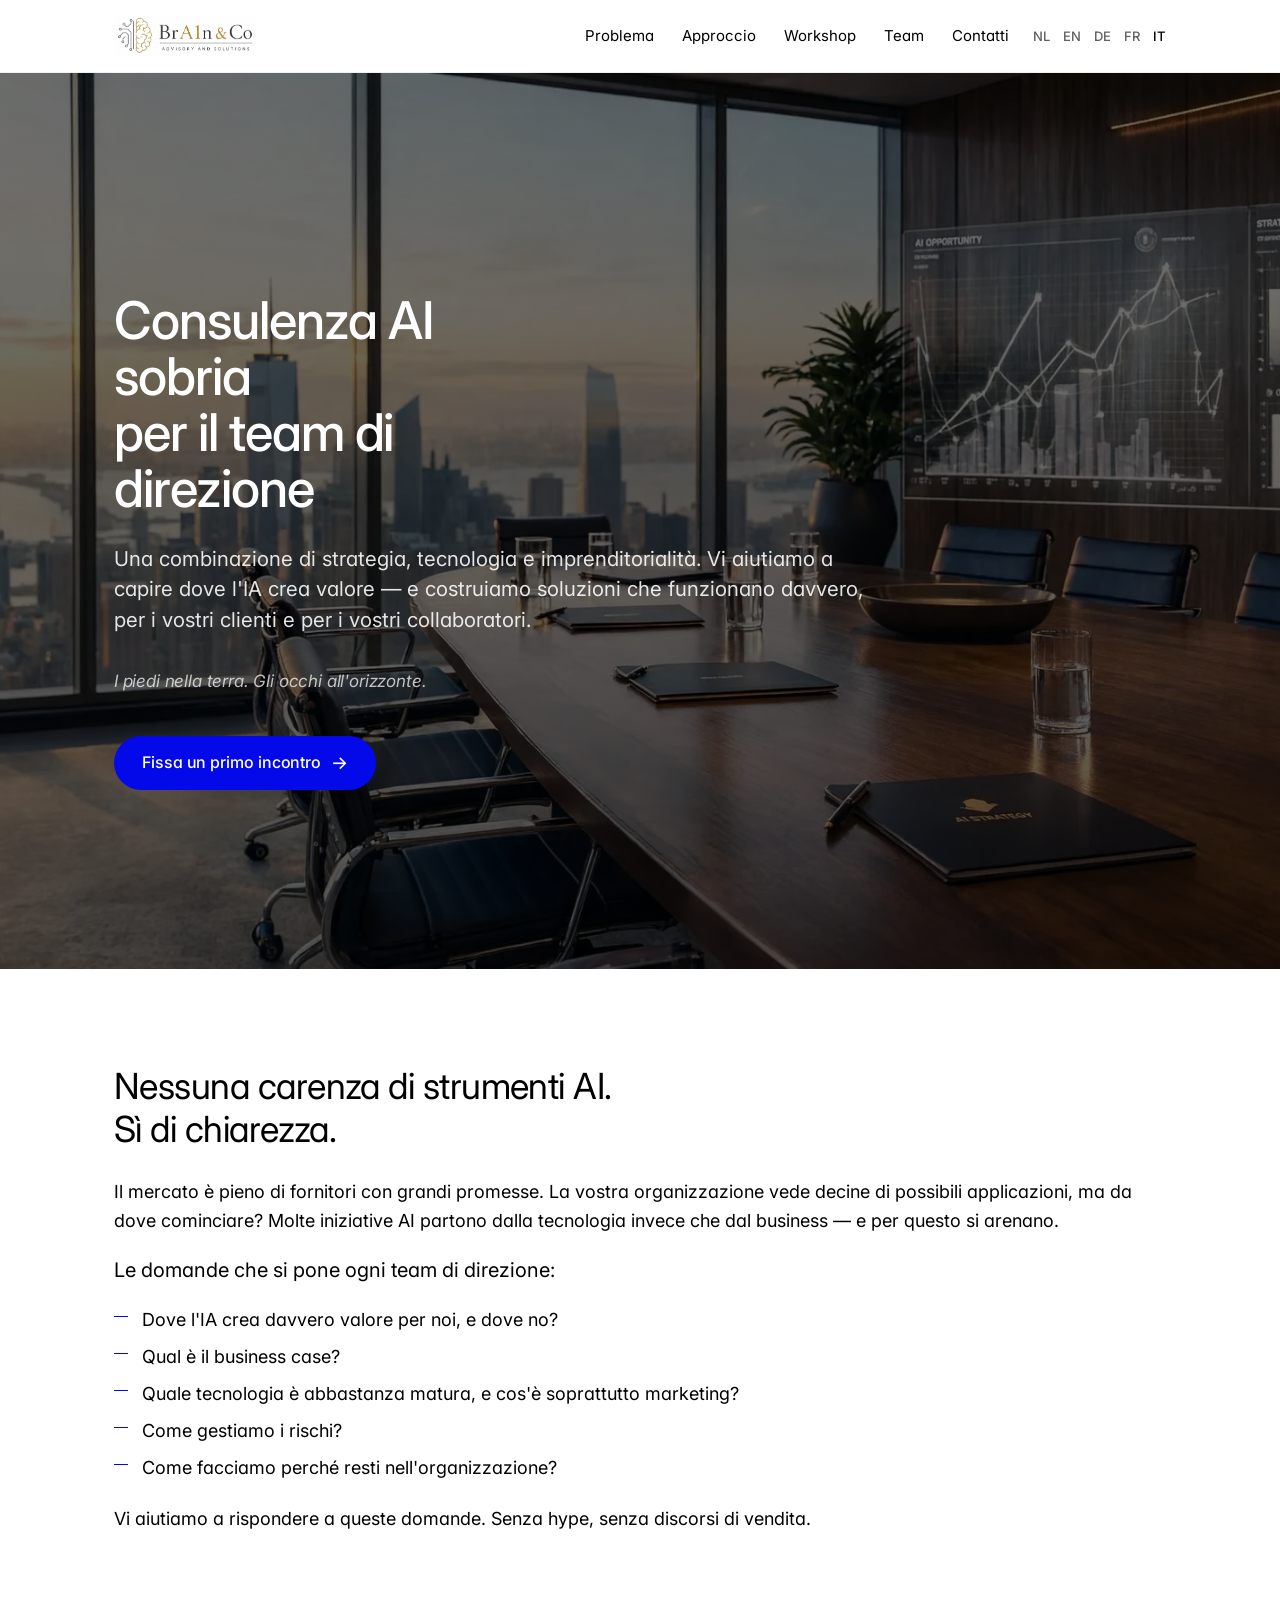
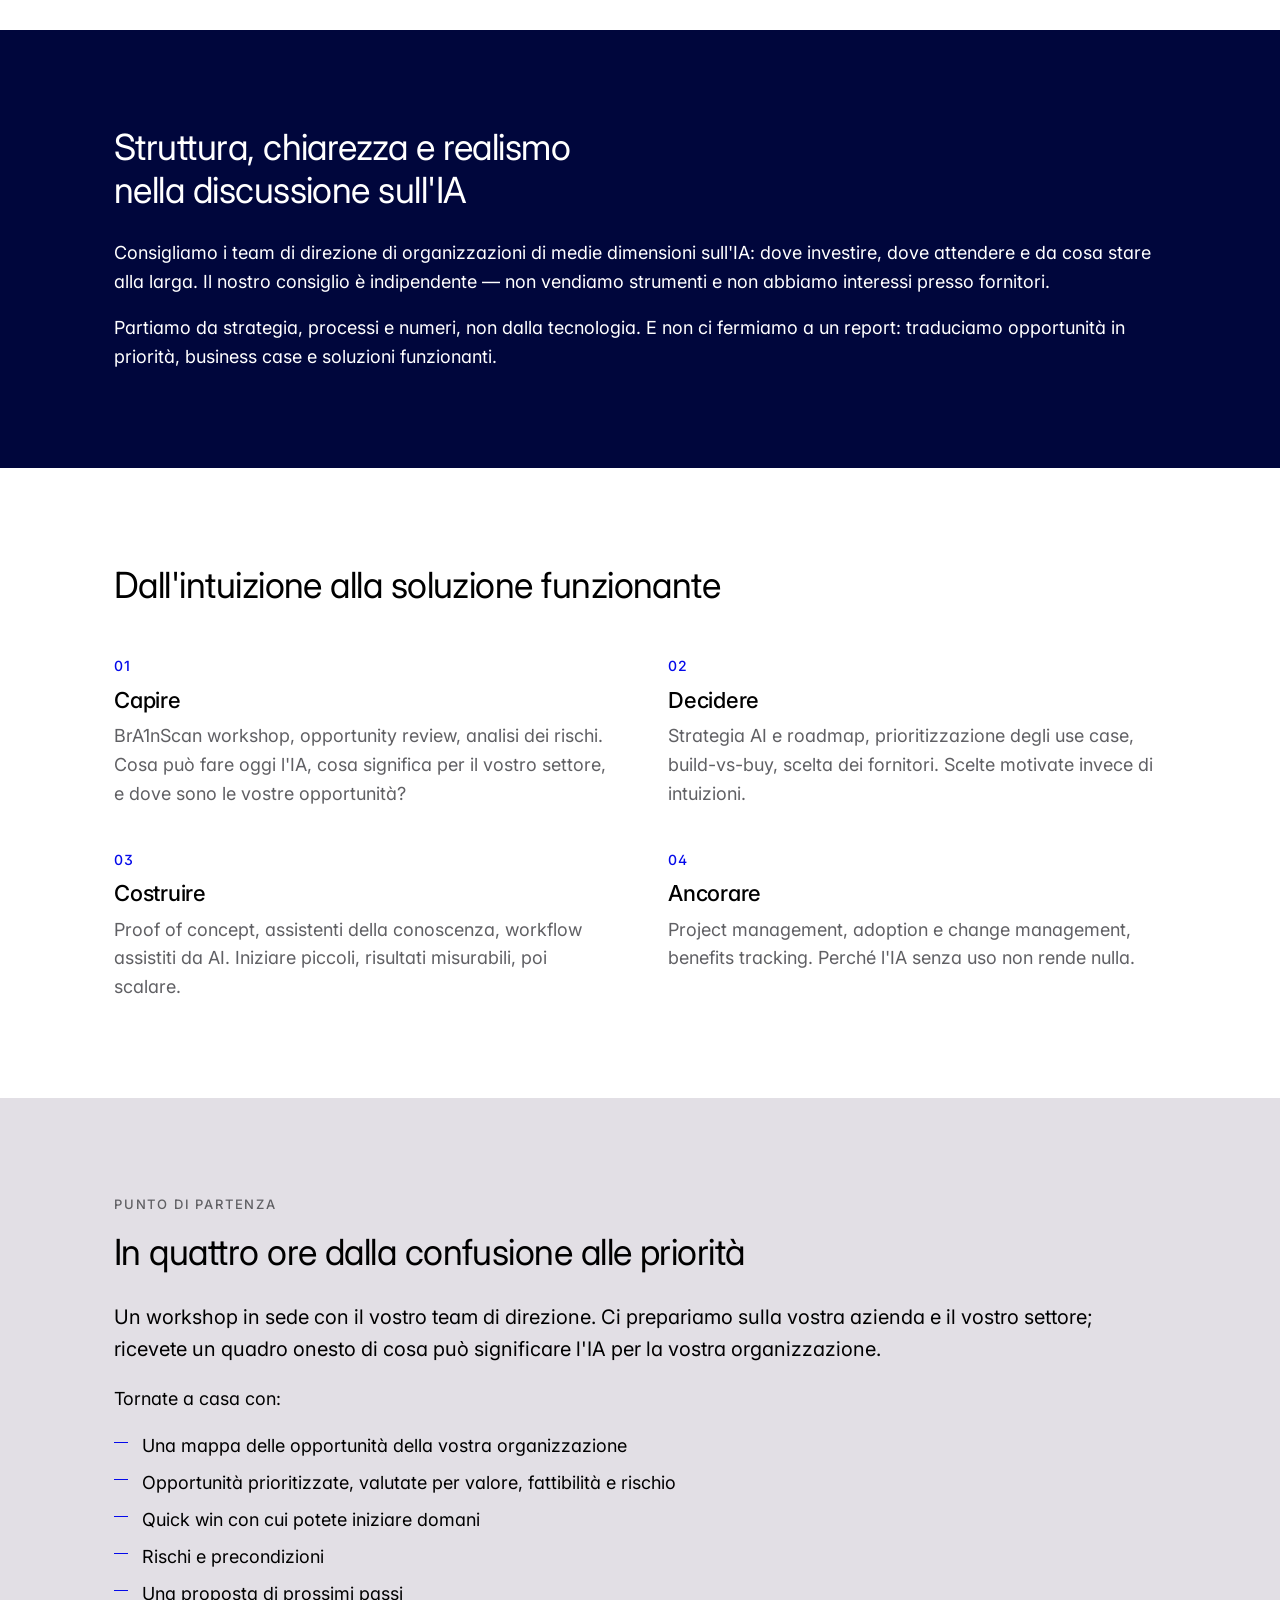
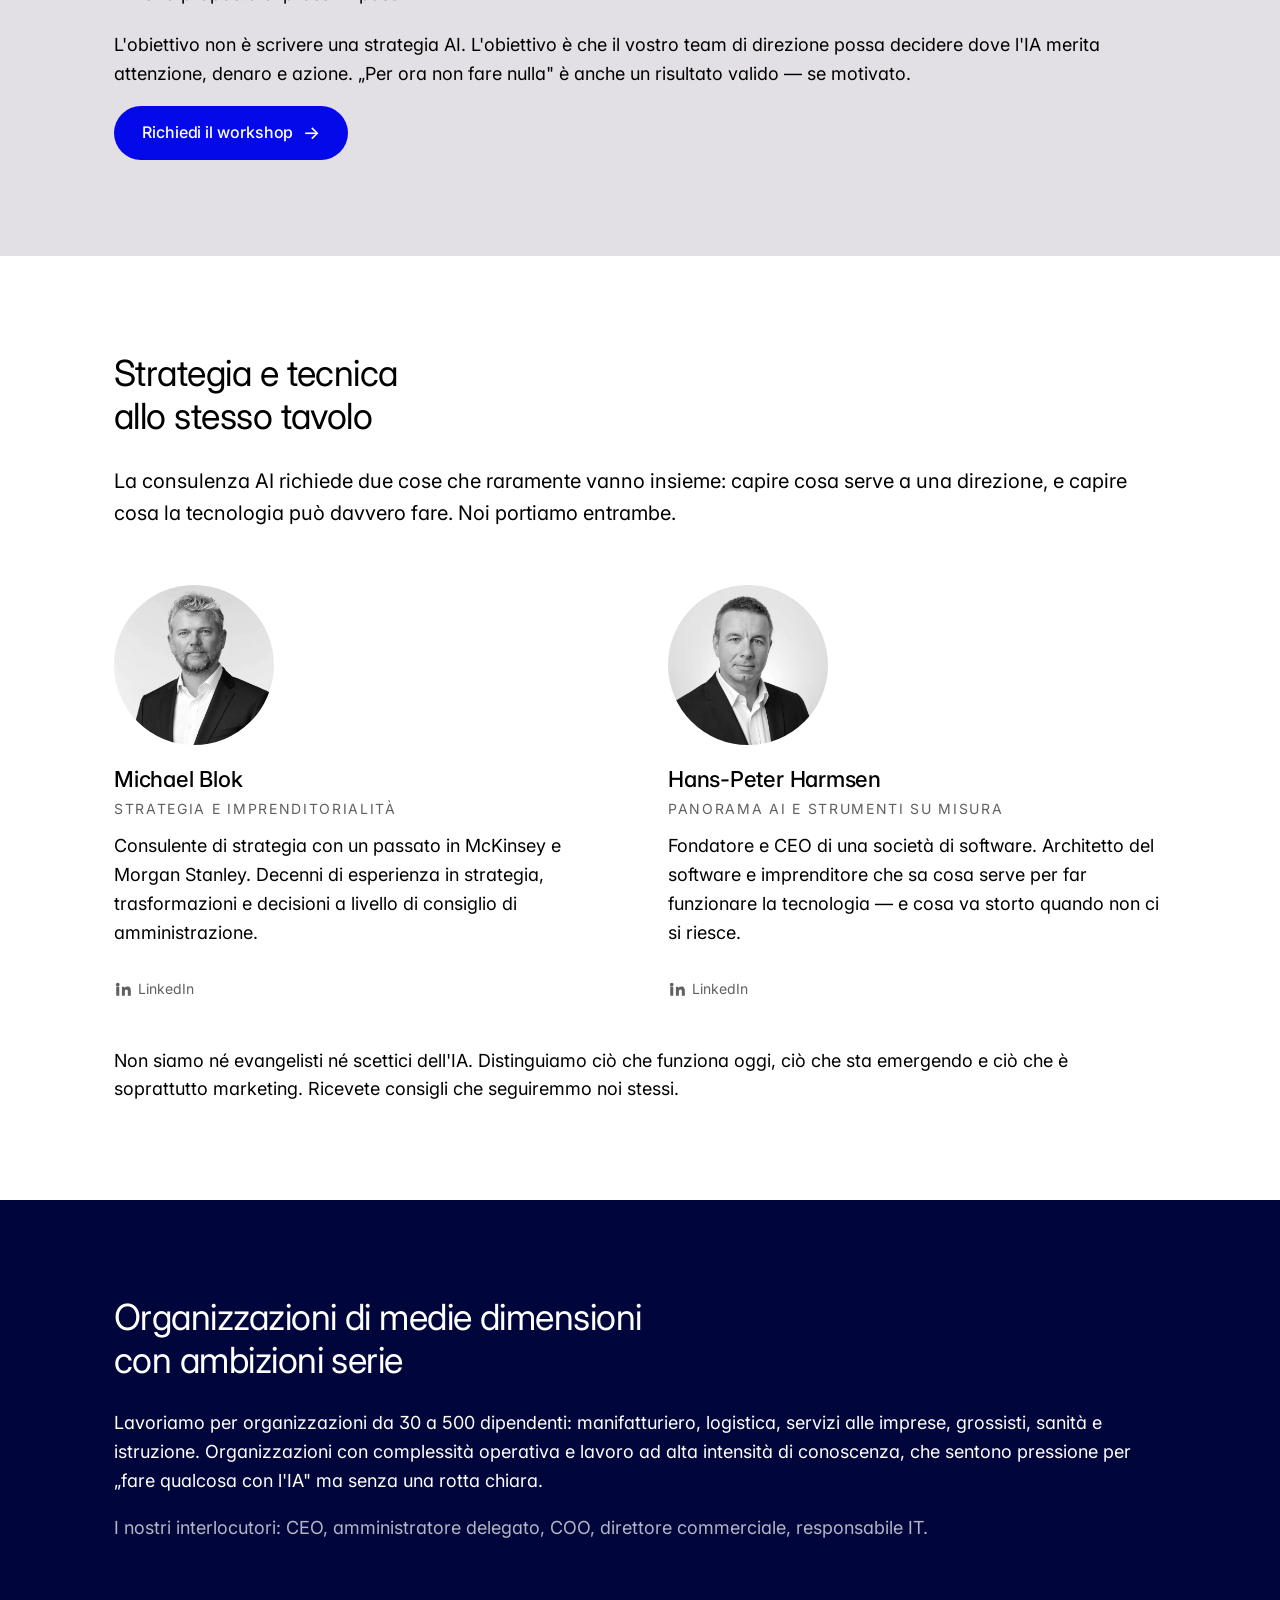
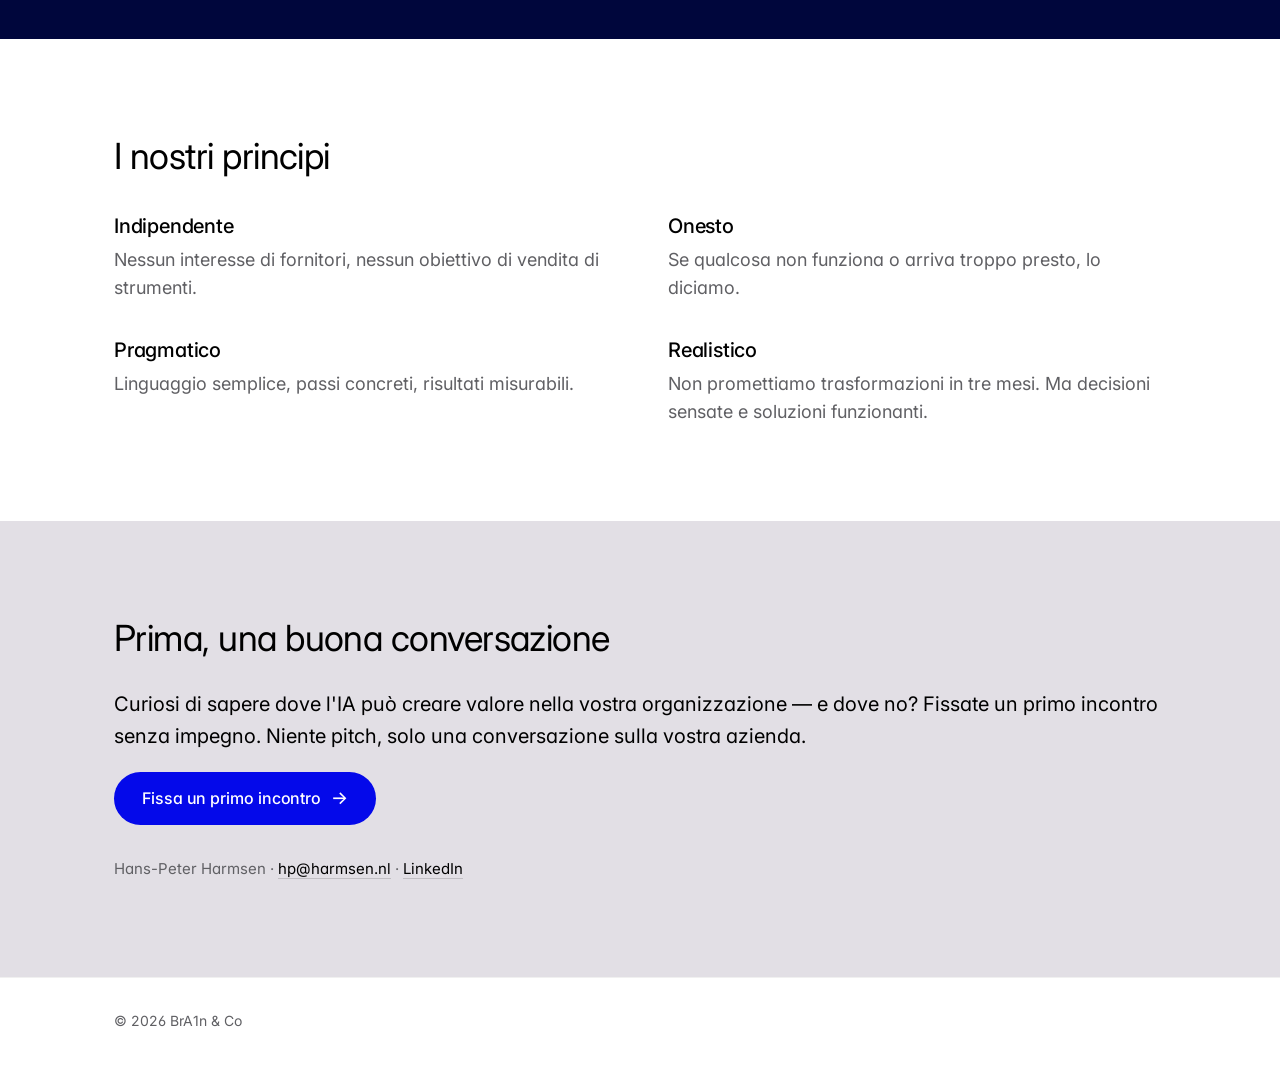
<file: it/index.html>
<!doctype html>
<html lang="it">
<head>
<meta charset="utf-8">
<meta name="viewport" content="width=device-width, initial-scale=1">
<title>BrA1n &amp; Co — Consulenza AI sobria per il team di direzione</title>
<meta name="description" content="BrA1n &amp; Co aiuta i team di direzione di organizzazioni di medie dimensioni a prendere decisioni razionali sull'IA: indipendenti, pratiche e basate su ciò che funziona oggi.">

<meta property="og:title" content="BrA1n &amp; Co — Consulenza AI sobria per il team di direzione">
<meta property="og:description" content="Consulenza AI indipendente per organizzazioni di medie dimensioni. I piedi nella terra. Gli occhi all'orizzonte.">
<meta property="og:type" content="website">
<meta property="og:locale" content="it_IT">
<meta property="og:locale:alternate" content="nl_NL">
<meta property="og:locale:alternate" content="en_US">
<meta property="og:locale:alternate" content="de_DE">
<meta property="og:locale:alternate" content="fr_FR">
<link rel="canonical" href="https://hpharmsen.github.io/bra1n-website/it/">
<link rel="alternate" hreflang="nl" href="https://hpharmsen.github.io/bra1n-website/">
<link rel="alternate" hreflang="en" href="https://hpharmsen.github.io/bra1n-website/en/">
<link rel="alternate" hreflang="de" href="https://hpharmsen.github.io/bra1n-website/de/">
<link rel="alternate" hreflang="fr" href="https://hpharmsen.github.io/bra1n-website/fr/">
<link rel="alternate" hreflang="it" href="https://hpharmsen.github.io/bra1n-website/it/">
<link rel="alternate" hreflang="x-default" href="https://hpharmsen.github.io/bra1n-website/">

<link rel="preconnect" href="https://fonts.googleapis.com">
<link rel="preconnect" href="https://fonts.gstatic.com" crossorigin>
<link href="https://fonts.googleapis.com/css2?family=Inter:wght@400;500;700&display=swap" rel="stylesheet">

<link rel="stylesheet" href="../assets/css/style.css">
<link rel="icon" type="image/svg+xml" href="../assets/img/favicon.svg">
</head>
<body>

<header class="nav">
  <div class="nav__inner">
    <a class="nav__brand" href="#top" aria-label="BrA1n &amp; Co — torna su">
      <picture>
        <source srcset="../assets/img/logo.webp" type="image/webp">
        <img src="../assets/img/logo.png" alt="BrA1n &amp; Co" height="40" width="143">
      </picture>
    </a>
    <nav class="nav__links" aria-label="Menu principale">
      <a href="#problema">Problema</a>
      <a href="#approccio">Approccio</a>
      <a href="#workshop">Workshop</a>
      <a href="#team">Team</a>
      <a href="#contatti">Contatti</a>
    </nav>
    <div class="nav__lang" aria-label="Lingua">
      <a href="../">NL</a>
      <a href="../en/">EN</a>
      <a href="../de/">DE</a>
      <a href="../fr/">FR</a>
      <span aria-current="true">IT</span>
    </div>
  </div>
</header>

<main id="top">

  <section class="hero">
    <picture class="hero__bg">
      <source srcset="../assets/img/hero.webp" type="image/webp">
      <img src="../assets/img/hero.jpg" alt="Sala riunioni con vista sulla città e dashboard AI alla parete" fetchpriority="high">
    </picture>
    <div class="container">
      <h1 class="hero__title">Consulenza AI sobria<br>per il team di direzione</h1>
      <p class="hero__lede">Una combinazione di strategia, tecnologia e imprenditorialità. Vi aiutiamo a capire dove l'IA crea valore — e costruiamo soluzioni che funzionano davvero, per i vostri clienti e per i vostri collaboratori.</p>
      <p class="hero__slogan"><em>I piedi nella terra. Gli occhi all'orizzonte.</em></p>
      <a class="btn btn--primary" href="mailto:hp@harmsen.nl?subject=Primo%20contatto%20tramite%20il%20sito%20BrA1n%20%26%20Co">Fissa un primo incontro</a>
    </div>
  </section>

  <section id="problema" class="section">
    <div class="container">
      <h2>Nessuna carenza di strumenti AI.<br>Sì di chiarezza.</h2>
      <p>Il mercato è pieno di fornitori con grandi promesse. La vostra organizzazione vede decine di possibili applicazioni, ma da dove cominciare? Molte iniziative AI partono dalla tecnologia invece che dal business — e per questo si arenano.</p>
      <p class="lead">Le domande che si pone ogni team di direzione:</p>
      <ul class="check-list">
        <li>Dove l'IA crea davvero valore per noi, e dove no?</li>
        <li>Qual è il business case?</li>
        <li>Quale tecnologia è abbastanza matura, e cos'è soprattutto marketing?</li>
        <li>Come gestiamo i rischi?</li>
        <li>Come facciamo perché resti nell'organizzazione?</li>
      </ul>
      <p>Vi aiutiamo a rispondere a queste domande. Senza hype, senza discorsi di vendita.</p>
    </div>
  </section>

  <section class="section section--dark">
    <div class="container">
      <h2>Struttura, chiarezza e realismo<br>nella discussione sull'IA</h2>
      <p>Consigliamo i team di direzione di organizzazioni di medie dimensioni sull'IA: dove investire, dove attendere e da cosa stare alla larga. Il nostro consiglio è indipendente — non vendiamo strumenti e non abbiamo interessi presso fornitori.</p>
      <p>Partiamo da strategia, processi e numeri, non dalla tecnologia. E non ci fermiamo a un report: traduciamo opportunità in priorità, business case e soluzioni funzionanti.</p>
    </div>
  </section>

  <section id="approccio" class="section">
    <div class="container">
      <h2>Dall'intuizione alla soluzione funzionante</h2>
      <div class="phases">
        <div class="phase">
          <div class="phase__num">01</div>
          <h3>Capire</h3>
          <p>BrA1nScan workshop, opportunity review, analisi dei rischi. Cosa può fare oggi l'IA, cosa significa per il vostro settore, e dove sono le vostre opportunità?</p>
        </div>
        <div class="phase">
          <div class="phase__num">02</div>
          <h3>Decidere</h3>
          <p>Strategia AI e roadmap, prioritizzazione degli use case, build-vs-buy, scelta dei fornitori. Scelte motivate invece di intuizioni.</p>
        </div>
        <div class="phase">
          <div class="phase__num">03</div>
          <h3>Costruire</h3>
          <p>Proof of concept, assistenti della conoscenza, workflow assistiti da AI. Iniziare piccoli, risultati misurabili, poi scalare.</p>
        </div>
        <div class="phase">
          <div class="phase__num">04</div>
          <h3>Ancorare</h3>
          <p>Project management, adoption e change management, benefits tracking. Perché l'IA senza uso non rende nulla.</p>
        </div>
      </div>
    </div>
  </section>

  <section id="workshop" class="section section--soft">
    <div class="container">
      <p class="eyebrow">Punto di partenza</p>
      <h2>In quattro ore dalla confusione alle priorità</h2>
      <p class="lead">Un workshop in sede con il vostro team di direzione. Ci prepariamo sulla vostra azienda e il vostro settore; ricevete un quadro onesto di cosa può significare l'IA per la vostra organizzazione.</p>
      <p>Tornate a casa con:</p>
      <ul class="check-list">
        <li>Una mappa delle opportunità della vostra organizzazione</li>
        <li>Opportunità prioritizzate, valutate per valore, fattibilità e rischio</li>
        <li>Quick win con cui potete iniziare domani</li>
        <li>Rischi e precondizioni</li>
        <li>Una proposta di prossimi passi</li>
      </ul>
      <p>L'obiettivo non è scrivere una strategia AI. L'obiettivo è che il vostro team di direzione possa decidere dove l'IA merita attenzione, denaro e azione. „Per ora non fare nulla" è anche un risultato valido — se motivato.</p>
      <a class="btn btn--primary" href="mailto:hp@harmsen.nl?subject=Richiesta%20AI%20Reality%20Check%20Workshop">Richiedi il workshop</a>
    </div>
  </section>

  <section id="team" class="section">
    <div class="container">
      <h2>Strategia e tecnica<br>allo stesso tavolo</h2>
      <p class="lead">La consulenza AI richiede due cose che raramente vanno insieme: capire cosa serve a una direzione, e capire cosa la tecnologia può davvero fare. Noi portiamo entrambe.</p>

      <div class="team">
        <article class="person person--bw">
          <picture>
            <source srcset="../assets/img/michael.webp" type="image/webp">
            <img src="../assets/img/michael.jpg" alt="Ritratto di Michael Blok" loading="lazy" width="600" height="600">
          </picture>
          <h3>Michael Blok</h3>
          <p class="person__role">Strategia e imprenditorialità</p>
          <p>Consulente di strategia con un passato in McKinsey e Morgan Stanley. Decenni di esperienza in strategia, trasformazioni e decisioni a livello di consiglio di amministrazione.</p>
          <a class="linkedin" href="https://www.linkedin.com/in/michael-b-5817b/" aria-label="LinkedIn di Michael Blok" rel="noopener">
            <svg viewBox="0 0 24 24" width="20" height="20" aria-hidden="true"><path fill="currentColor" d="M4.98 3.5a2.5 2.5 0 1 1 0 5 2.5 2.5 0 0 1 0-5zM3 9h4v12H3V9zm7 0h3.8v1.7h.06c.53-1 1.84-2.05 3.79-2.05 4.05 0 4.8 2.66 4.8 6.13V21h-4v-5.46c0-1.3-.02-2.97-1.81-2.97-1.82 0-2.1 1.42-2.1 2.88V21h-4V9z"/></svg>
            LinkedIn
          </a>
        </article>

        <article class="person">
          <picture>
            <source srcset="../assets/img/hp.webp" type="image/webp">
            <img src="../assets/img/hp.jpg" alt="Ritratto di Hans-Peter Harmsen" loading="lazy" width="600" height="600">
          </picture>
          <h3>Hans-Peter Harmsen</h3>
          <p class="person__role">Panorama AI e strumenti su misura</p>
          <p>Fondatore e CEO di una società di software. Architetto del software e imprenditore che sa cosa serve per far funzionare la tecnologia — e cosa va storto quando non ci si riesce.</p>
          <a class="linkedin" href="https://www.linkedin.com/in/hpharmsen" aria-label="LinkedIn di Hans-Peter Harmsen" rel="noopener">
            <svg viewBox="0 0 24 24" width="20" height="20" aria-hidden="true"><path fill="currentColor" d="M4.98 3.5a2.5 2.5 0 1 1 0 5 2.5 2.5 0 0 1 0-5zM3 9h4v12H3V9zm7 0h3.8v1.7h.06c.53-1 1.84-2.05 3.79-2.05 4.05 0 4.8 2.66 4.8 6.13V21h-4v-5.46c0-1.3-.02-2.97-1.81-2.97-1.82 0-2.1 1.42-2.1 2.88V21h-4V9z"/></svg>
            LinkedIn
          </a>
        </article>
      </div>

      <p>Non siamo né evangelisti né scettici dell'IA. Distinguiamo ciò che funziona oggi, ciò che sta emergendo e ciò che è soprattutto marketing. Ricevete consigli che seguiremmo noi stessi.</p>
    </div>
  </section>

  <section class="section section--dark">
    <div class="container">
      <h2>Organizzazioni di medie dimensioni<br>con ambizioni serie</h2>
      <p>Lavoriamo per organizzazioni da 30 a 500 dipendenti: manifatturiero, logistica, servizi alle imprese, grossisti, sanità e istruzione. Organizzazioni con complessità operativa e lavoro ad alta intensità di conoscenza, che sentono pressione per „fare qualcosa con l'IA" ma senza una rotta chiara.</p>
      <p class="muted">I nostri interlocutori: CEO, amministratore delegato, COO, direttore commerciale, responsabile IT.</p>
    </div>
  </section>

  <section class="section">
    <div class="container">
      <h2>I nostri principi</h2>
      <dl class="principles">
        <div>
          <dt>Indipendente</dt>
          <dd>Nessun interesse di fornitori, nessun obiettivo di vendita di strumenti.</dd>
        </div>
        <div>
          <dt>Onesto</dt>
          <dd>Se qualcosa non funziona o arriva troppo presto, lo diciamo.</dd>
        </div>
        <div>
          <dt>Pragmatico</dt>
          <dd>Linguaggio semplice, passi concreti, risultati misurabili.</dd>
        </div>
        <div>
          <dt>Realistico</dt>
          <dd>Non promettiamo trasformazioni in tre mesi. Ma decisioni sensate e soluzioni funzionanti.</dd>
        </div>
      </dl>
    </div>
  </section>

  <section id="contatti" class="section section--soft">
    <div class="container">
      <h2>Prima, una buona conversazione</h2>
      <p class="lead">Curiosi di sapere dove l'IA può creare valore nella vostra organizzazione — e dove no? Fissate un primo incontro senza impegno. Niente pitch, solo una conversazione sulla vostra azienda.</p>
      <a class="btn btn--primary" href="mailto:hp@harmsen.nl?subject=Primo%20contatto%20tramite%20il%20sito%20BrA1n%20%26%20Co">Fissa un primo incontro</a>
      <p class="contact-line">
        Hans-Peter Harmsen
        · <a href="mailto:hp@harmsen.nl">hp@harmsen.nl</a>
        · <a href="https://www.linkedin.com/in/hpharmsen" rel="noopener">LinkedIn</a>
      </p>
    </div>
  </section>

</main>

<footer class="footer">
  <div class="container">
    <span>&copy; <span id="year">2026</span> BrA1n &amp; Co</span>
  </div>
</footer>

<script src="../assets/js/main.js" defer></script>
</body>
</html>
</file>
<file: assets/css/style.css>
/* === Tokens (afgeleid uit keystone.ai) === */
:root {
  --surface: #ffffff;
  --surface-soft: #e2dfe5;
  --surface-dark: #00063c;
  --surface-accent-soft: #e5eafa;

  --text: #000000;
  --text-subtle: #606064;
  --text-weak: #8e8e91;
  --text-on-dark: #ffffff;

  --accent: #0409ea;
  --accent-hover: #00063c;

  --container-max: 1100px;
  --gutter: 24px;
  --section-vpad: 96px;
  --section-vpad-mobile: 56px;
}

/* === Reset === */
*, *::before, *::after { box-sizing: border-box; }
html { -webkit-text-size-adjust: 100%; scroll-behavior: smooth; scroll-padding-top: 80px; overflow-x: hidden; }
body { margin: 0; overflow-x: hidden; }
img, picture, svg { display: block; max-width: 100%; height: auto; }
a { color: inherit; }
ul, dl { margin: 0; padding: 0; }
ul { list-style: none; }

/* === Base typografie === */
body {
  font-family: "Inter", system-ui, -apple-system, "Segoe UI", Roboto, sans-serif;
  font-size: 18px;
  line-height: 1.6;
  color: var(--text);
  background: var(--surface);
  font-feature-settings: "ss01", "cv11";
  -webkit-font-smoothing: antialiased;
  text-rendering: optimizeLegibility;
}

h1, h2, h3 {
  margin: 0 0 .5em;
  letter-spacing: -0.01em;
}

h1 {
  font-size: clamp(36px, 5.2vw, 52px);
  line-height: 1.08;
  font-weight: 500;
  letter-spacing: -0.02em;
}

h2 {
  font-size: clamp(28px, 3.4vw, 36px);
  line-height: 1.2;
  font-weight: 400;
  letter-spacing: -0.015em;
  margin-bottom: .75em;
}

h3 {
  font-size: 22px;
  line-height: 1.3;
  font-weight: 500;
}

p { margin: 0 0 1em; }
p:last-child { margin-bottom: 0; }

.lead { font-size: 20px; color: var(--text); }
.muted { color: var(--text-subtle); }
.eyebrow {
  font-size: 13px;
  font-weight: 500;
  letter-spacing: .14em;
  text-transform: uppercase;
  color: var(--text-subtle);
  margin: 0 0 16px;
}

a { color: var(--accent); text-decoration: none; transition: color .15s ease; }
a:hover { color: var(--accent-hover); }
a:focus-visible { outline: 2px solid var(--accent); outline-offset: 3px; border-radius: 2px; }

/* === Layout === */
.container {
  max-width: var(--container-max);
  margin: 0 auto;
  padding: 0 var(--gutter);
}

/* === Nav === */
.nav {
  position: sticky;
  top: 0;
  background: rgba(255,255,255,0.92);
  backdrop-filter: saturate(160%) blur(10px);
  -webkit-backdrop-filter: saturate(160%) blur(10px);
  border-bottom: 1px solid rgba(0,0,0,0.06);
  z-index: 100;
}
.nav__inner {
  max-width: var(--container-max);
  margin: 0 auto;
  padding: 16px var(--gutter);
  display: flex;
  align-items: center;
  gap: 24px;
}
.nav__brand {
  display: inline-flex;
  align-items: center;
  line-height: 0;
}
.nav__brand img, .nav__brand picture {
  display: block;
  height: 40px;
  width: auto;
}
.nav__brand:hover { opacity: .82; }

@media (max-width: 480px) {
  .nav__brand img { height: 32px; }
}
.nav__links {
  display: flex;
  gap: 28px;
  margin-left: auto;
  font-size: 15px;
}
.nav__links a {
  color: var(--text);
  font-weight: 400;
}
.nav__links a:hover { color: var(--accent); }
.nav__lang {
  display: flex;
  align-items: center;
  gap: 12px;
  font-size: 13px;
  color: var(--text-subtle);
  font-weight: 500;
  letter-spacing: .04em;
}
.nav__lang [aria-current="true"] { color: var(--text); }
.nav__lang a { color: var(--text-subtle); }
.nav__lang a:hover { color: var(--accent); }

@media (max-width: 480px) {
  .nav__lang { gap: 8px; font-size: 12px; }
}

@media (max-width: 720px) {
  .nav__links { display: none; }
  .nav__lang { margin-left: auto; }
}

/* === Hero === */
.hero {
  position: relative;
  isolation: isolate;
  color: var(--text-on-dark);
  padding: clamp(140px, 18vw, 220px) 0 clamp(120px, 14vw, 180px);
  overflow: hidden;
  background: var(--surface-dark);
}
.hero__bg {
  position: absolute;
  inset: 0;
  z-index: -2;
  display: block;
}
.hero__bg img {
  width: 100%;
  height: 100%;
  object-fit: cover;
  display: block;
}
.hero::after {
  content: "";
  position: absolute;
  inset: 0;
  z-index: -1;
  background: linear-gradient(180deg, rgba(0,0,0,0.55) 0%, rgba(0,0,0,0.65) 100%);
}
.hero .container { position: relative; }
.hero__title {
  max-width: 14ch;
  color: var(--text-on-dark);
}
.hero__lede {
  font-size: clamp(18px, 1.6vw, 22px);
  line-height: 1.5;
  color: rgba(255,255,255,0.88);
  max-width: 60ch;
  margin-top: 24px;
}
.hero__slogan {
  font-size: 17px;
  color: rgba(255,255,255,0.72);
  margin-top: 32px;
}
.hero__slogan em {
  font-style: italic;
  letter-spacing: -0.01em;
}
.hero .btn { margin-top: 24px; }
.hero .btn--primary:hover {
  background: var(--text-on-dark);
  color: var(--surface-dark);
}

/* === Sections === */
.section {
  padding: var(--section-vpad) 0;
}
@media (max-width: 720px) {
  .section { padding: var(--section-vpad-mobile) 0; }
}

.section--soft {
  background: var(--surface-soft);
}
.section--dark {
  background: var(--surface-dark);
  color: var(--text-on-dark);
}
.section--dark .muted { color: rgba(255,255,255,0.7); }
.section--dark a { color: var(--text-on-dark); border-bottom: 1px solid rgba(255,255,255,0.4); }
.section--dark a:hover { color: var(--text-on-dark); border-bottom-color: var(--text-on-dark); }

/* === Buttons === */
.btn {
  display: inline-flex;
  align-items: center;
  gap: 10px;
  padding: 14px 28px;
  border-radius: 999px;
  font-size: 16px;
  font-weight: 500;
  letter-spacing: -0.005em;
  transition: background-color .15s ease, color .15s ease, transform .15s ease;
  white-space: nowrap;
}
.btn--primary {
  background: var(--accent);
  color: var(--text-on-dark);
}
.btn--primary:hover {
  background: var(--accent-hover);
  color: var(--text-on-dark);
  transform: translateY(-1px);
}
.btn::after {
  content: "→";
  font-size: 18px;
  line-height: 1;
}

/* === Lists === */
.check-list {
  margin: 16px 0 24px;
  display: grid;
  gap: 10px;
}
.check-list li {
  position: relative;
  padding-left: 28px;
  line-height: 1.5;
}
.check-list li::before {
  content: "";
  position: absolute;
  left: 0;
  top: .55em;
  width: 14px;
  height: 1.5px;
  background: var(--accent);
}
.section--dark .check-list li::before { background: var(--text-on-dark); }

/* === Phases === */
.phases {
  margin-top: 48px;
  display: grid;
  grid-template-columns: repeat(2, 1fr);
  gap: 40px 56px;
}
@media (max-width: 720px) {
  .phases { grid-template-columns: 1fr; gap: 32px; }
}
.phase__num {
  font-size: 14px;
  font-weight: 500;
  color: var(--accent);
  letter-spacing: .08em;
  margin-bottom: 8px;
}
.phase h3 { margin-bottom: 8px; }
.phase p { color: var(--text-subtle); }

/* === Team === */
.team {
  display: grid;
  grid-template-columns: 1fr 1fr;
  gap: 56px;
  margin: 56px 0 40px;
}
@media (max-width: 720px) {
  .team { grid-template-columns: 1fr; gap: 48px; }
}
.person picture { display: block; width: 160px; height: 160px; margin-bottom: 20px; }
.person img {
  width: 160px;
  height: 160px;
  border-radius: 50%;
  object-fit: cover;
  filter: grayscale(100%) contrast(1.02);
  transition: filter .25s ease;
}
.person:hover img { filter: grayscale(0%); }
.person--bw img,
.person--bw:hover img { filter: grayscale(100%) contrast(1.02); }
.person h3 { margin-bottom: 4px; }
.person__role {
  color: var(--text-subtle);
  font-size: 14px;
  letter-spacing: .12em;
  text-transform: uppercase;
  margin-bottom: 12px;
}
.linkedin {
  display: inline-flex;
  align-items: center;
  gap: 6px;
  margin-top: 12px;
  font-size: 14px;
  color: var(--text-subtle);
}
.linkedin:hover { color: var(--accent); }
.linkedin svg { width: 18px; height: 18px; }

/* === Principles === */
.principles {
  margin-top: 32px;
  display: grid;
  grid-template-columns: repeat(2, 1fr);
  gap: 32px 56px;
}
@media (max-width: 720px) {
  .principles { grid-template-columns: 1fr; gap: 28px; }
}
.principles dt {
  font-weight: 500;
  font-size: 20px;
  margin-bottom: 4px;
  letter-spacing: -0.01em;
}
.principles dd {
  margin: 0;
  color: var(--text-subtle);
  line-height: 1.55;
}

/* === Contact line === */
.contact-line {
  margin-top: 32px;
  color: var(--text-subtle);
  font-size: 15px;
}
.contact-line a { color: var(--text); border-bottom: 1px solid rgba(0,0,0,0.15); }
.contact-line a:hover { color: var(--accent); border-bottom-color: var(--accent); }

/* === Footer === */
.footer {
  background: var(--surface);
  border-top: 1px solid rgba(0,0,0,0.06);
  padding: 32px 0;
  font-size: 14px;
  color: var(--text-subtle);
}
.footer .container {
  display: flex;
  justify-content: space-between;
  align-items: center;
  gap: 16px;
}
.footer a { color: var(--text-subtle); }
.footer a:hover { color: var(--accent); }

/* === Reduced motion === */
@media (prefers-reduced-motion: reduce) {
  *, *::before, *::after { animation: none !important; transition: none !important; scroll-behavior: auto !important; }
}
</file>
